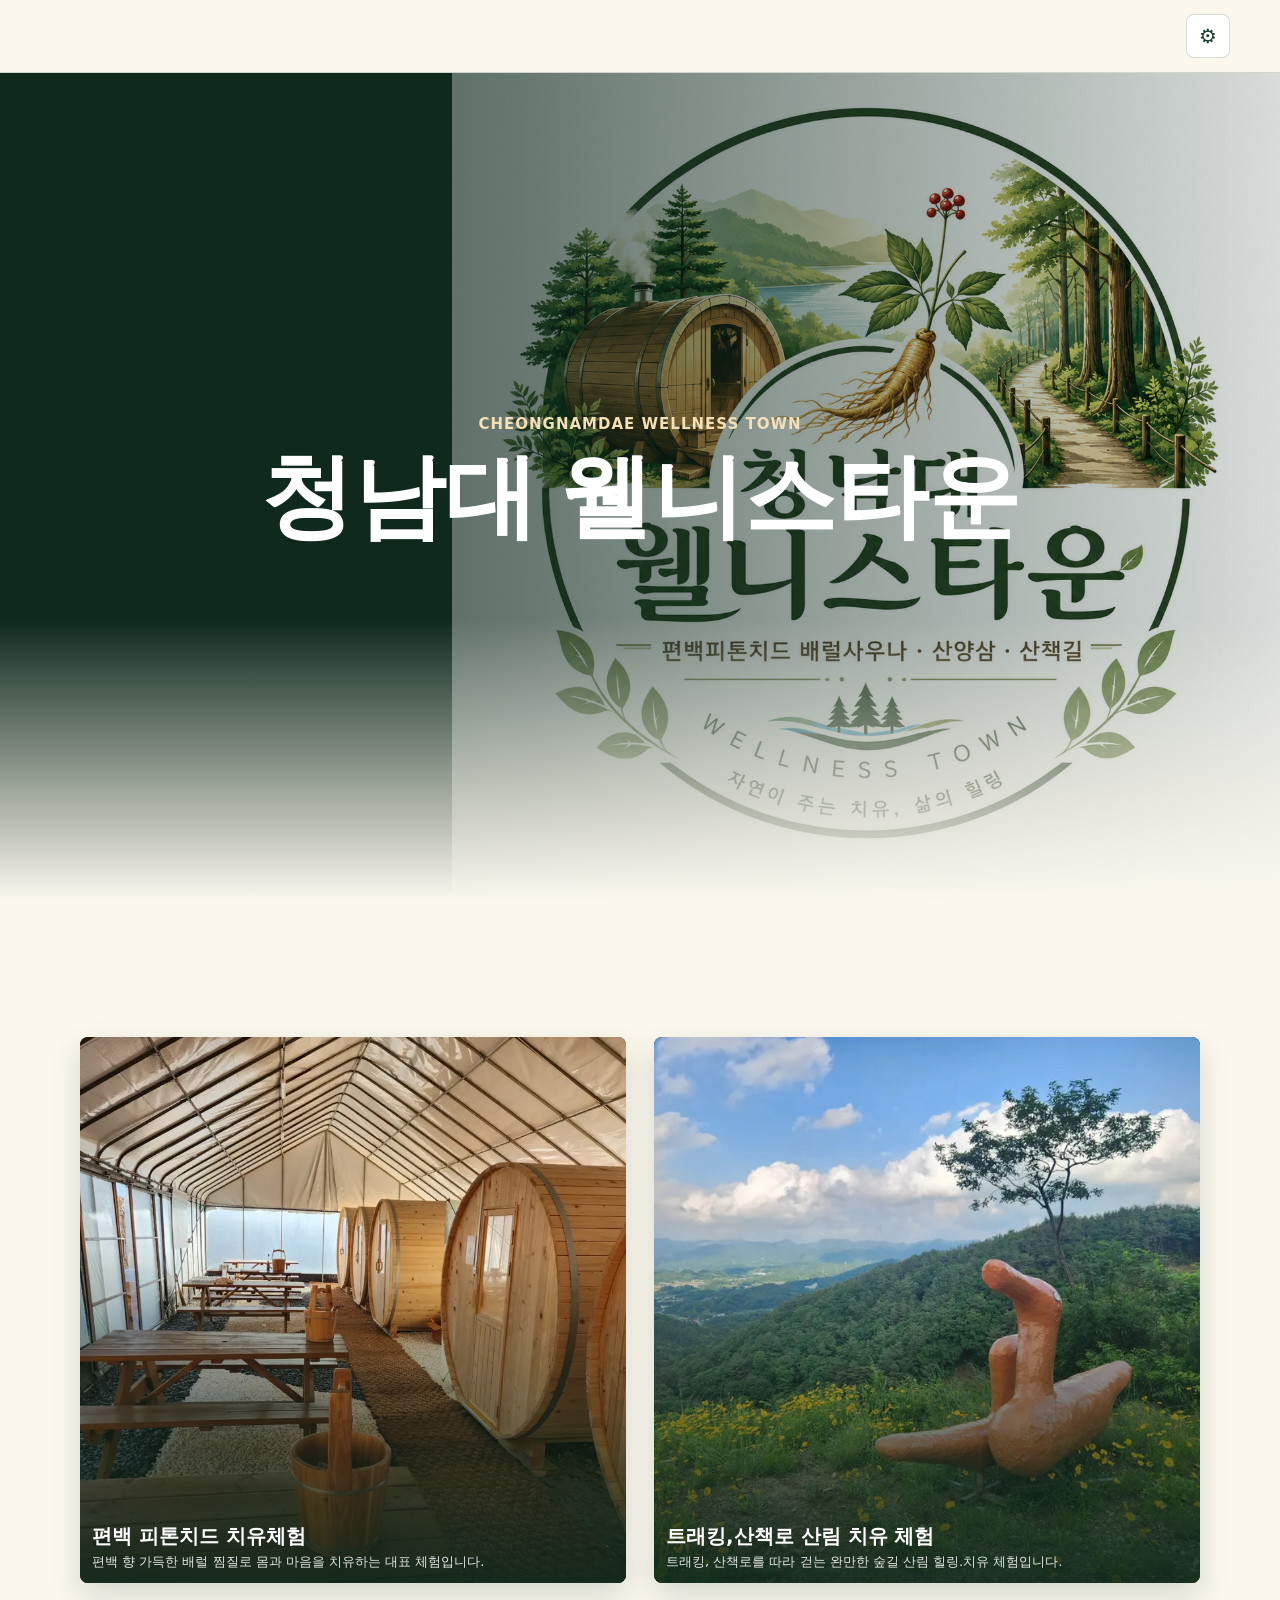
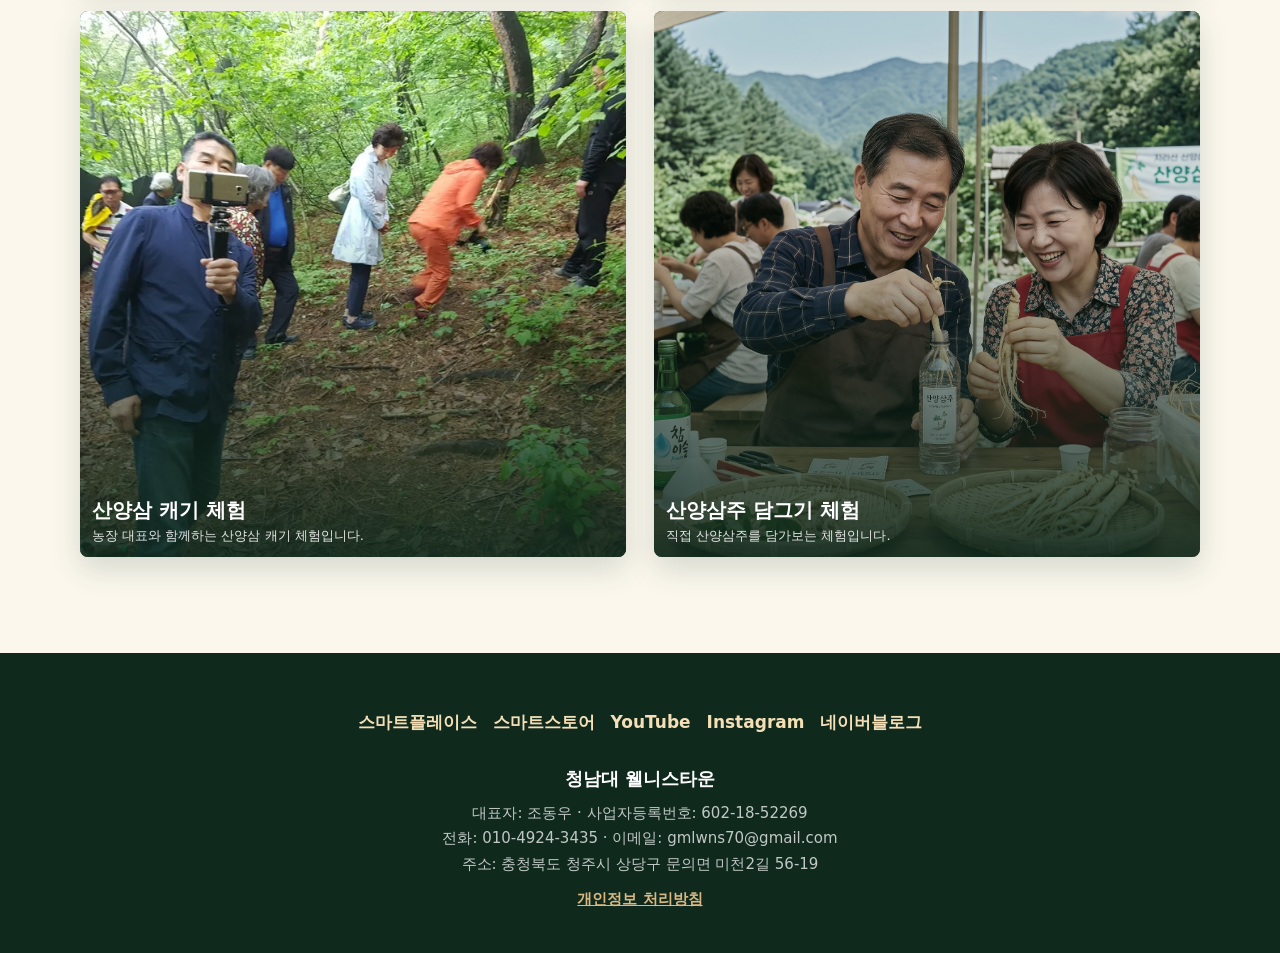
<file: index.html>
<!doctype html>
<html lang="ko">
  <head>
    <meta charset="utf-8">
    <meta name="viewport" content="width=device-width, initial-scale=1">
    <!-- 수정 위치: 실제 배포 주소가 확정되면 canonical, og:url, sitemap.xml의 URL을 바꾸세요. -->
    <title>청남대웰니스타운 | 편백 배럴 찜질 체험</title>
    <meta name="description" content="청남대 웰니스타운은 충청북도 청주시 상당구 문의면에 위치한 편백 배럴 찜질 체험 공간입니다. 운영시간은 매일 09:00~21:00입니다.">
    <meta name="robots" content="index, follow">
    <meta name="build-version" content="20260820-1">
    <link rel="canonical" href="https://gmlwns70-cmd.github.io/cheongnamdae-wellness-town/">
    <meta property="og:type" content="website">
    <meta property="og:title" content="청남대웰니스타운">
    <meta property="og:description" content="편백 향과 배럴 찜질 체험을 소개합니다.">
    <meta property="og:image" content="assets/images/hero-wellness.jpg?v=20260713-4">
    <meta property="og:url" content="https://gmlwns70-cmd.github.io/cheongnamdae-wellness-town/">
    <link rel="icon" type="image/png" href="favicon.png">
    <link rel="preload" as="image" href="assets/images/hero-wellness.jpg?v=20260713-4">
    <link rel="stylesheet" href="assets/css/style.css?v=20260827-11">
    <script type="application/ld+json">
      {
        "@context": "https://schema.org",
        "@type": "LocalBusiness",
        "name": "청남대 웰니스타운",
        "description": "편백 배럴 찜질 체험 공간",
        "telephone": "+82-10-4924-3435",
        "email": "gmlwns70@gmail.com",
        "identifier": "233-88-01155",
        "address": {
          "@type": "PostalAddress",
          "addressCountry": "KR",
          "addressRegion": "충청북도",
          "addressLocality": "청주시 상당구",
          "streetAddress": "문의면 미천리 638-1"
        },
        "openingHours": "Mo-Su 09:00-21:00"
      }
    </script>
  </head>
  <body class="page-home">
    <a class="skip-link" href="#main">본문으로 바로가기</a>

    <!-- 상단 헤더: 시니어 방문객이 헤매지 않도록 메뉴 없이 로고와 관리자 버튼만 둡니다. -->
    <header class="site-header site-header-simple">
      <div class="header-inner">
       
        <!-- ⚙️ 관리자만 아는 편집 버튼: 일반 방문객에게는 평범한 아이콘으로만 보입니다. -->
        <button id="adminToggle" class="admin-toggle" type="button" aria-label="관리자 메뉴" title="관리자 편집 메뉴">
          <span class="admin-icon">⚙️</span>
        </button>
      </div>
    </header>

    <main id="main">
      <!-- 1. 히어로 영역: siteContent.hero 값으로 assets/js/render.js가 채웁니다. -->
      <section class="hero" id="hero" aria-label="청남대웰니스타운 소개"></section>

      <!-- 3. 체험 프로그램 (핵심 섹션, 카드 4개, 아코디언 확장) -->
          <section class="section" id="programs" aria-label="체험 프로그램">
        <div class="container">
          <div class="program-cards" id="program-cards"></div>
        </div>
      </section>
    </main>

    <!-- 7. 하단 문의/채널 섹션 -->
    <footer class="footer footer-v2">
      <div class="footer-inner-v2">
        <nav class="footer-channels" id="footer-channels" aria-label="공식 채널"></nav>
        <div class="footer-business" id="footer-business"></div>
      </div>
    </footer>

    <script src="assets/js/site-content.js?v=20260827-11"></script>
    <script src="assets/js/render.js?v=20260827-11"></script>
    <script src="assets/js/interactions.js?v=20260827-11"></script>
    <script src="assets/js/admin.js?v=20260827-11"></script>
  </body>
</html>
</file>
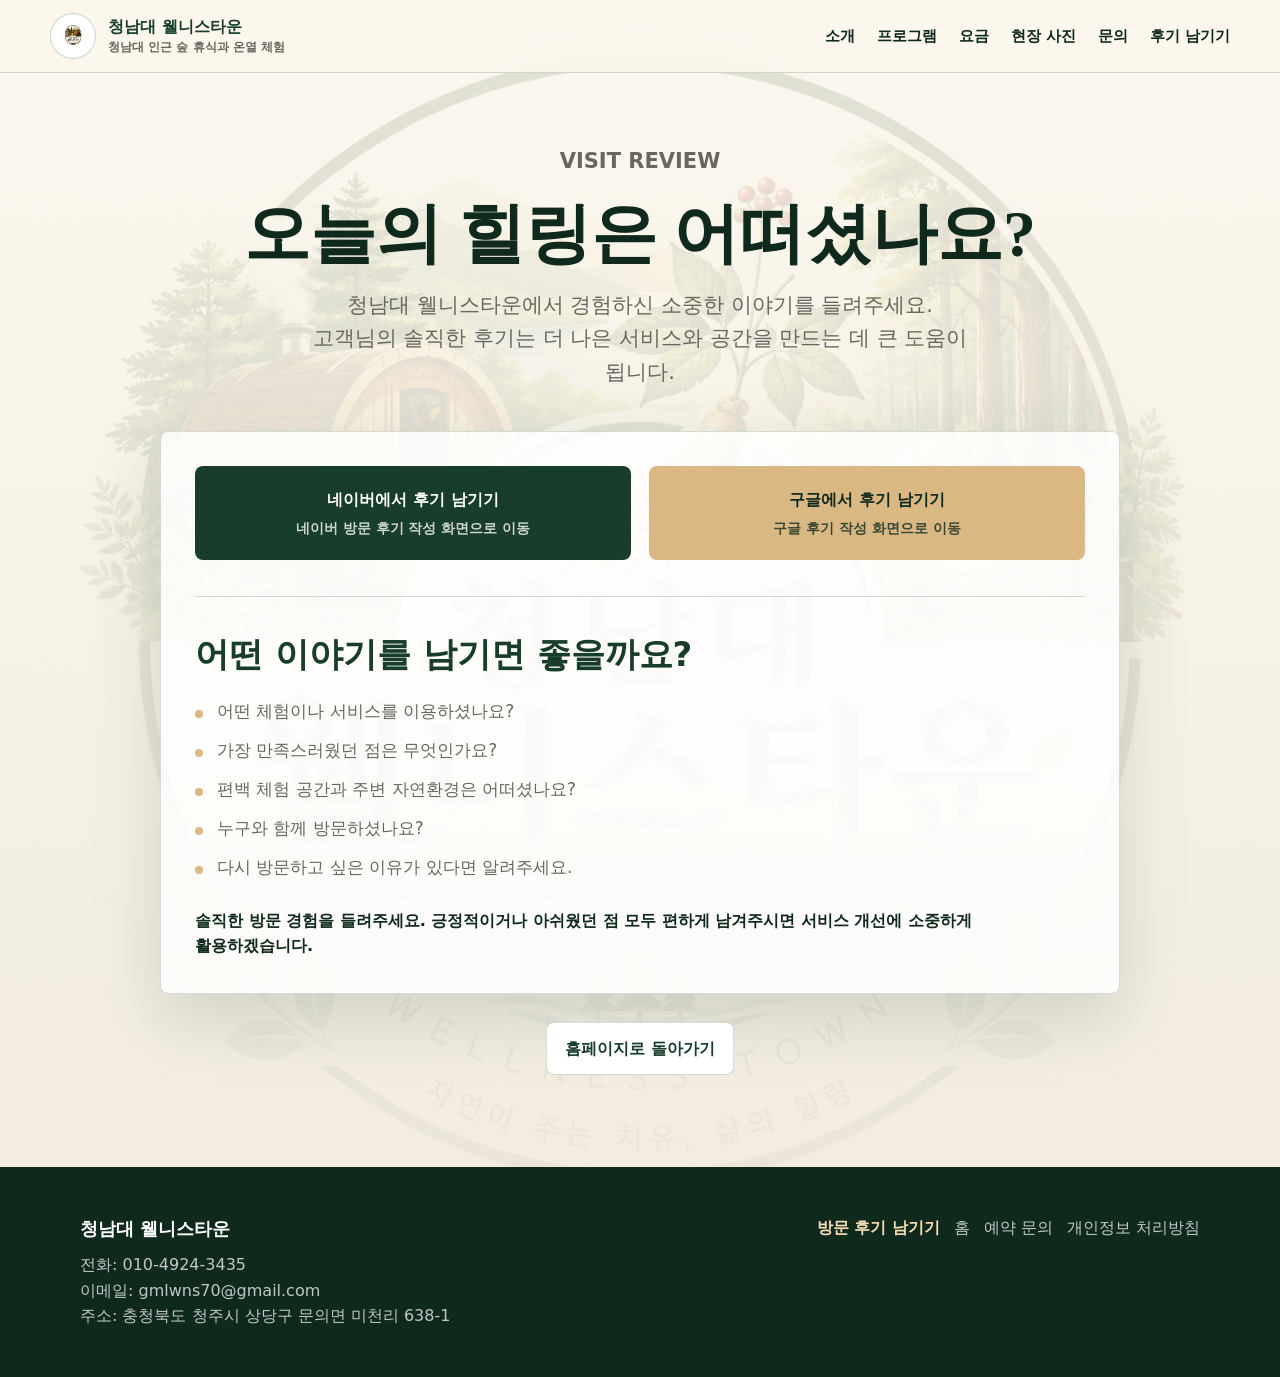
<file: review/index.html>
<!doctype html>
<html lang="ko">
  <head>
    <meta charset="utf-8">
    <meta name="viewport" content="width=device-width, initial-scale=1">
    <title>방문 후기 남기기 | 청남대 웰니스타운</title>
    <meta name="robots" content="noindex, follow">
    <link rel="canonical" href="https://gmlwns70-cmd.github.io/cheongnamdae-wellness-town/review.html">
    <meta http-equiv="refresh" content="0; url=../review.html">
  </head>
  <body>
    <p><a href="../review.html">방문 후기 남기기 페이지로 이동</a></p>
  </body>
</html>
</file>
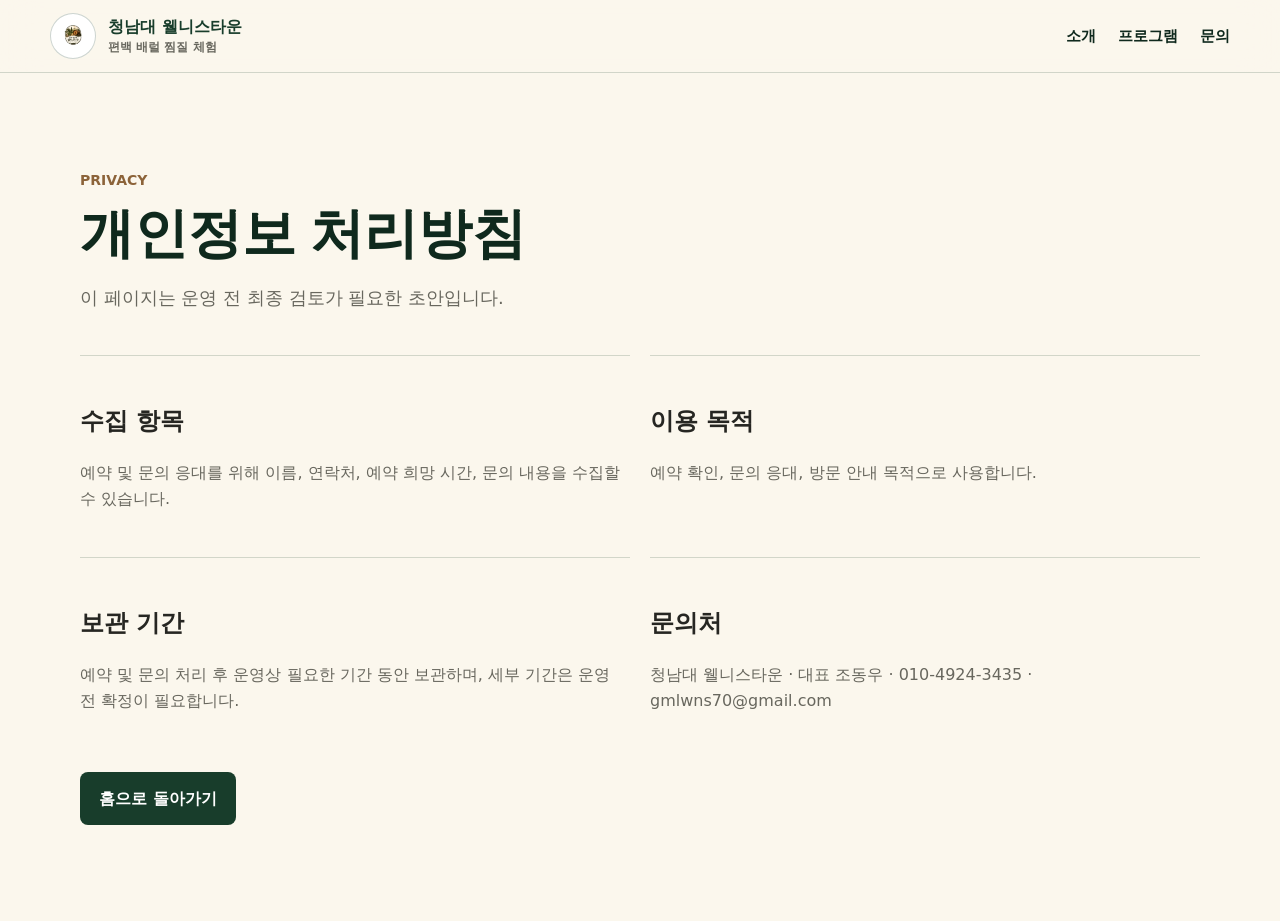
<file: privacy.html>
<!doctype html>
<html lang="ko">
  <head>
    <meta charset="utf-8">
    <meta name="viewport" content="width=device-width, initial-scale=1">
    <title>개인정보 처리방침 | 청남대웰니스타운</title>
    <meta name="robots" content="noindex, follow">
    <link rel="icon" type="image/png" href="favicon.png">
    <link rel="stylesheet" href="assets/css/style.css">
  </head>
  <body>
    <a class="skip-link" href="#main">본문으로 바로가기</a>
    <header class="site-header">
      <div class="header-inner">
        <a class="brand-mark" href="index.html" aria-label="청남대웰니스타운 홈">
          <img src="assets/images/logo.webp" alt="청남대 웰니스타운 로고">
          <span class="brand-copy">
            <span>청남대 웰니스타운</span>
            <small>편백 배럴 찜질 체험</small>
          </span>
        </a>
        <nav class="site-nav" aria-label="주요 메뉴">
          <a href="index.html#experience">소개</a>
          <a href="index.html#program">프로그램</a>
          <a href="index.html#contact">문의</a>
        </nav>
      </div>
    </header>

    <main id="main" class="section">
      <div class="container">
        <p class="section-kicker">PRIVACY</p>
        <h1 class="section-title">개인정보 처리방침</h1>
        <p class="section-lead">이 페이지는 운영 전 최종 검토가 필요한 초안입니다.</p>

        <div class="info-grid">
          <section class="info-item">
            <h2>수집 항목</h2>
            <p>예약 및 문의 응대를 위해 이름, 연락처, 예약 희망 시간, 문의 내용을 수집할 수 있습니다.</p>
          </section>
          <section class="info-item">
            <h2>이용 목적</h2>
            <p>예약 확인, 문의 응대, 방문 안내 목적으로 사용합니다.</p>
          </section>
          <section class="info-item">
            <h2>보관 기간</h2>
            <p>예약 및 문의 처리 후 운영상 필요한 기간 동안 보관하며, 세부 기간은 운영 전 확정이 필요합니다.</p>
          </section>
          <section class="info-item">
            <h2>문의처</h2>
            <p>청남대 웰니스타운 · 대표 조동우 · 010-4924-3435 · gmlwns70@gmail.com</p>
          </section>
        </div>

        <div class="cta-row">
          <a class="button button-dark" href="index.html">홈으로 돌아가기</a>
        </div>
      </div>
    </main>
  </body>
</html>
</file>
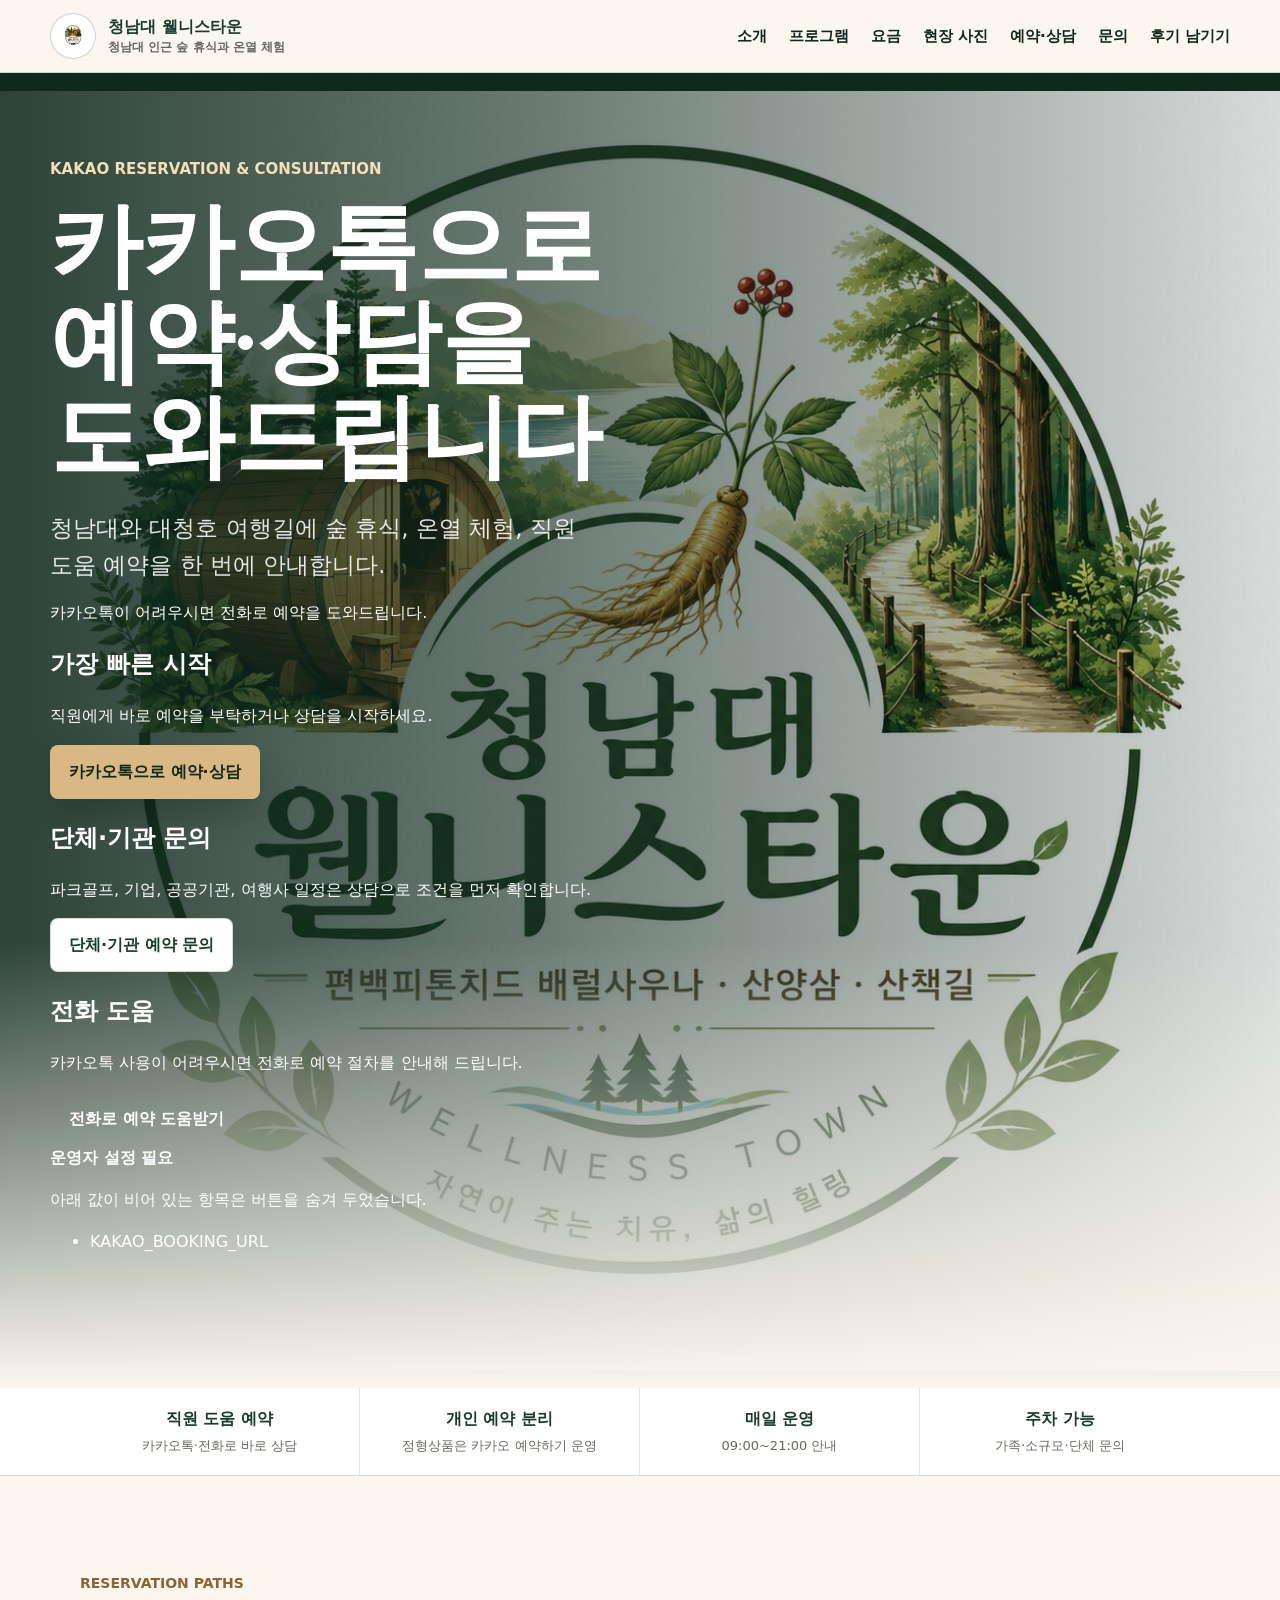
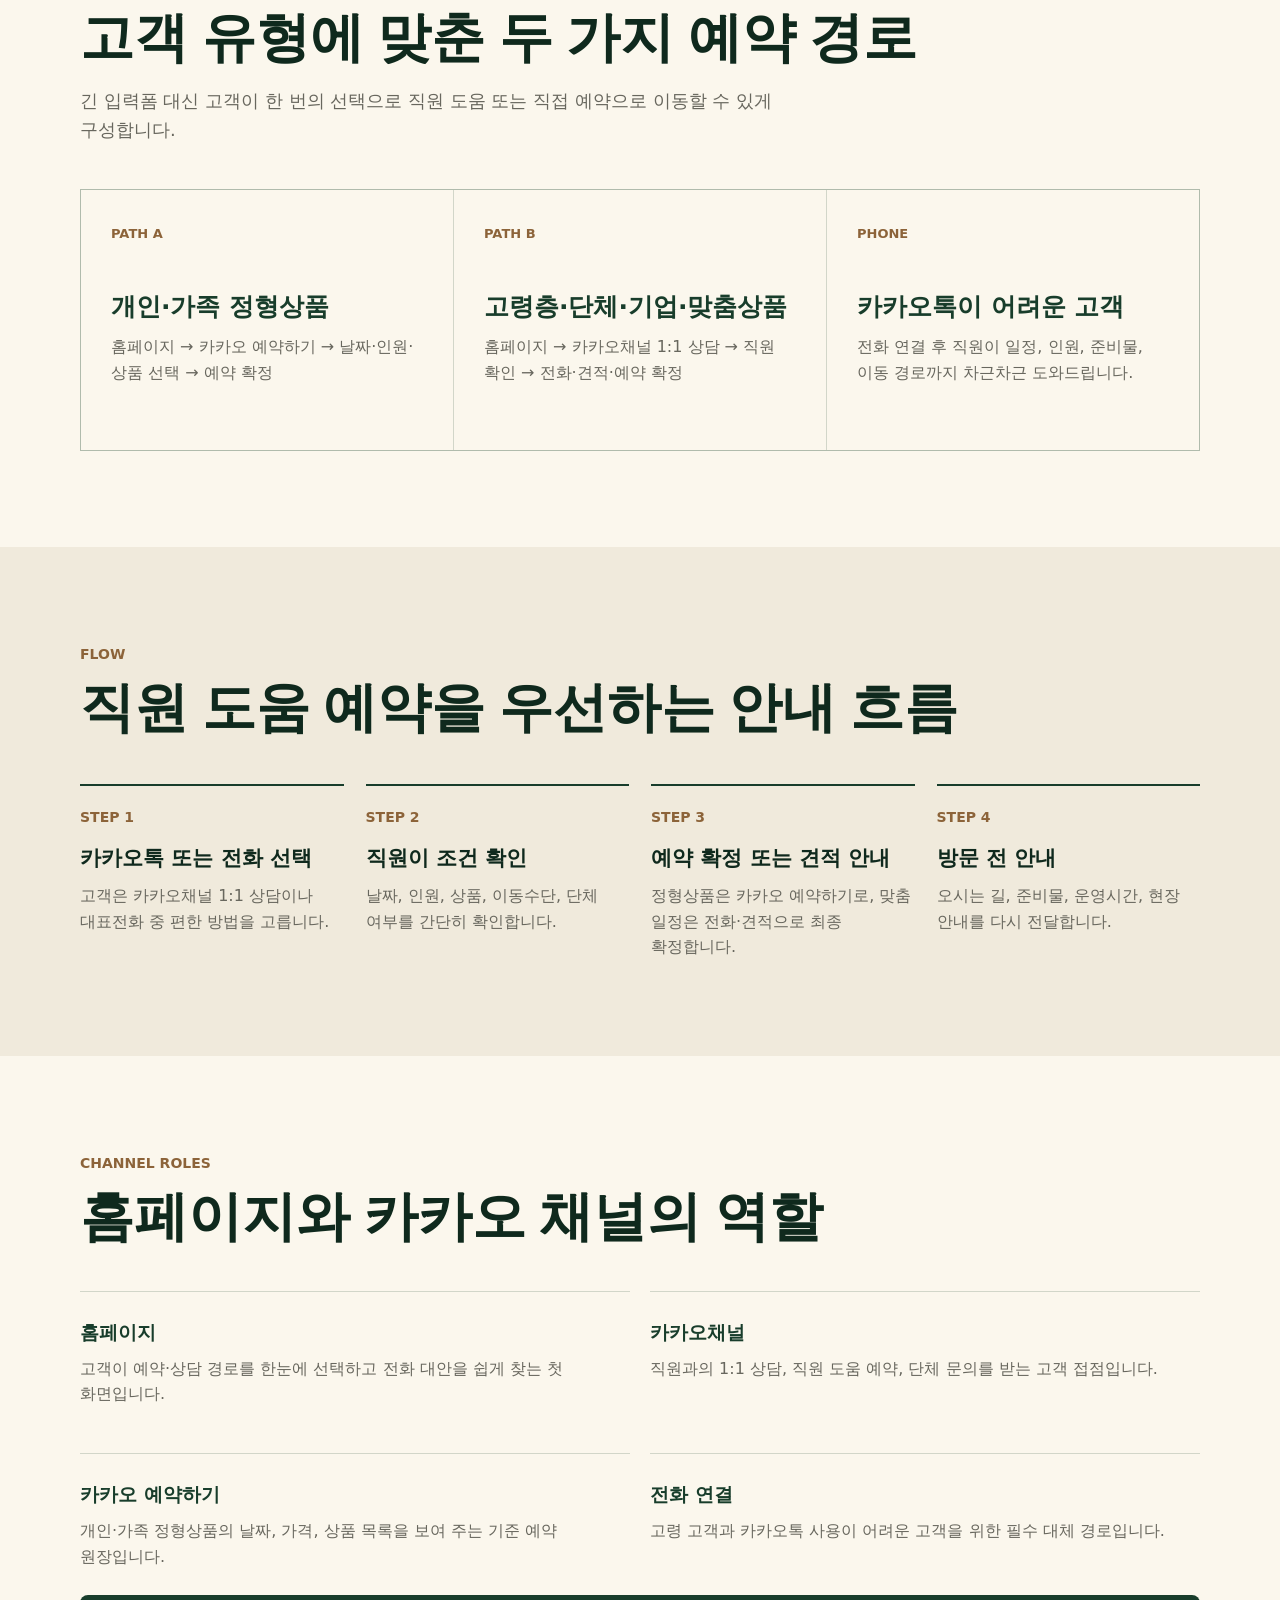
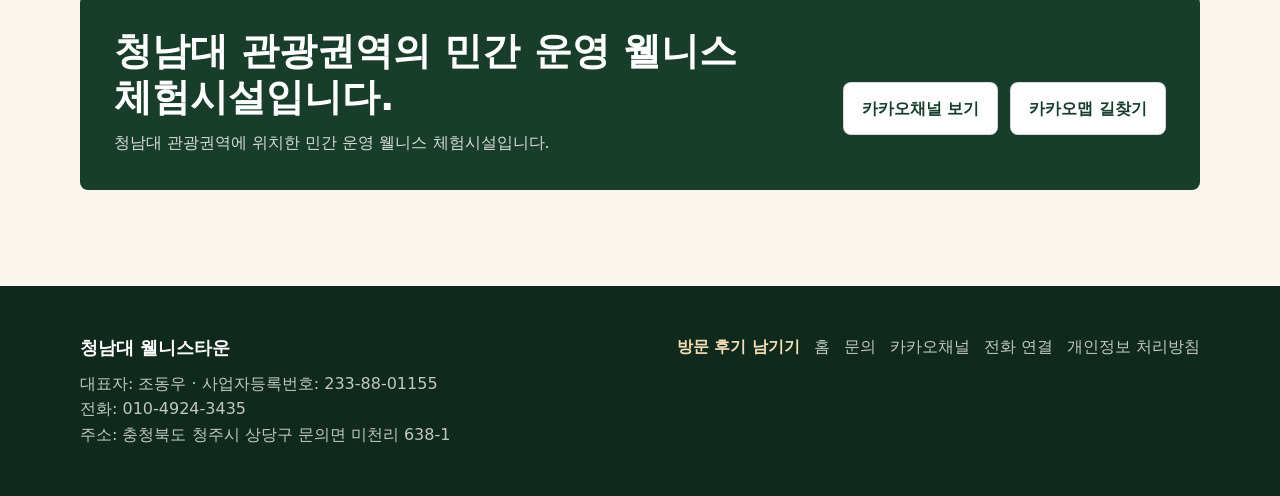
<file: reservation-management.html>
<!doctype html>
<html lang="ko">
  <head>
    <meta charset="utf-8">
    <meta name="viewport" content="width=device-width, initial-scale=1">
    <title>예약·상담 안내 | 청남대웰니스타운</title>
    <meta name="description" content="청남대 웰니스타운의 카카오 기반 예약·상담 흐름을 안내합니다. 개인 예약은 카카오 예약하기, 단체·맞춤 문의는 카카오채널 1:1 상담으로 연결합니다.">
    <meta name="robots" content="index, follow">
    <link rel="canonical" href="https://gmlwns70-cmd.github.io/cheongnamdae-wellness-town/reservation-management.html">
    <meta property="og:type" content="website">
    <meta property="og:title" content="청남대웰니스타운 예약·상담 안내">
    <meta property="og:description" content="카카오톡으로 예약·상담하고, 정형상품은 카카오 예약하기에서 날짜와 가격을 확인하세요.">
    <meta property="og:image" content="assets/images/hero-wellness.jpg?v=20260713-4">
    <link rel="icon" type="image/png" href="favicon.png">
    <link rel="stylesheet" href="assets/css/style.css?v=20260819-2">
  </head>
  <body>
    <a class="skip-link" href="#main">본문으로 바로가기</a>

    <header class="site-header">
      <div class="header-inner">
        <a class="brand-mark" href="index.html" aria-label="청남대웰니스타운 홈">
          <img src="assets/images/logo.webp" alt="청남대 웰니스타운 로고">
          <span class="brand-copy">
            <span data-brand-name>청남대 웰니스타운</span>
            <small data-tagline>청남대 인근 숲 휴식과 온열 체험</small>
          </span>
        </a>
        <button class="nav-toggle" type="button" aria-label="메뉴 열기" aria-expanded="false">
          <span></span>
        </button>
        <nav class="site-nav" aria-label="주요 메뉴">
          <a href="index.html#experience">소개</a>
          <a href="index.html#program">프로그램</a>
          <a href="index.html#pricing">요금</a>
          <a href="index.html#gallery">현장 사진</a>
          <a href="reservation-management.html">예약·상담</a>
          <a href="index.html#contact">문의</a>
        </nav>
      </div>
    </header>

    <main id="main">
      <section class="hero" id="top" aria-label="청남대웰니스타운 예약 및 상담 안내">
        <div class="hero-inner">
          <div class="hero-copy reservation-hero-copy">
            <p class="eyebrow">KAKAO RESERVATION & CONSULTATION</p>
            <h1>카카오톡으로 예약·상담을 도와드립니다</h1>
            <p class="lead">개인·가족 정형상품은 카카오 예약하기로, 단체·기관·맞춤 문의는 카카오채널 1:1 상담으로 빠르게 연결합니다.</p>
            <p class="reservation-action-note" data-assistance-note>카카오톡이 어려우시면 전화로 예약을 도와드립니다.</p>
            <div class="reservation-action-grid" aria-label="예약 및 상담 주요 행동">
              <div class="reservation-action-card" data-action-group-item>
                <h2>가장 빠른 시작</h2>
                <p>직원에게 바로 예약을 부탁하거나 상담을 시작하세요.</p>
                <a class="button button-primary" href="#pending-info" data-link="kakaoChannelChat" data-analytics-event="reservation_kakao_chat_click" data-analytics-location="reservation-page">카카오톡으로 예약·상담</a>
              </div>
              <div class="reservation-action-card" data-action-group-item>
                <h2>개인·가족 정형상품</h2>
                <p>예약 가능한 날짜와 가격을 보고 직접 예약할 수 있는 경로입니다.</p>
                <a class="button button-light" href="#pending-info" data-link="kakaoBooking" data-analytics-event="reservation_kakao_booking_click" data-analytics-location="reservation-page">예약 가능한 날짜·가격 보기</a>
              </div>
              <div class="reservation-action-card" data-action-group-item>
                <h2>단체·기관 문의</h2>
                <p>파크골프, 기업, 공공기관, 여행사 일정은 상담으로 조건을 먼저 확인합니다.</p>
                <a class="button button-light" href="#pending-info" data-link="kakaoGroupInquiry" data-analytics-event="reservation_group_inquiry_click" data-analytics-location="reservation-page">단체·기관 예약 문의</a>
              </div>
              <div class="reservation-action-card" data-action-group-item>
                <h2>전화 도움</h2>
                <p>카카오톡 사용이 어려우시면 전화로 예약 절차를 안내해 드립니다.</p>
                <a class="button button-secondary-dark" href="#pending-info" data-link="phone" data-analytics-event="reservation_phone_click" data-analytics-location="reservation-page">전화로 예약 도움받기</a>
              </div>
            </div>
            <div class="config-alert" data-config-alert hidden></div>
          </div>
        </div>
      </section>

      <section class="section" aria-labelledby="pathways-title">
        <div class="container">
          <p class="section-kicker" data-reveal>RESERVATION PATHS</p>
          <h2 id="pathways-title" class="section-title" data-reveal>고객 유형에 맞춘 두 가지 예약 경로</h2>
          <p class="section-lead" data-reveal>긴 입력폼 대신 고객이 한 번의 선택으로 직원 도움 또는 직접 예약으로 이동할 수 있게 구성합니다.</p>
          <div class="program-grid reservation-path-grid">
            <article class="program-item" data-reveal>
              <span>PATH A</span>
              <h3>개인·가족 정형상품</h3>
              <p>홈페이지 → 카카오 예약하기 → 날짜·인원·상품 선택 → 예약 확정</p>
            </article>
            <article class="program-item" data-reveal>
              <span>PATH B</span>
              <h3>고령층·단체·기업·맞춤상품</h3>
              <p>홈페이지 → 카카오채널 1:1 상담 → 직원 확인 → 전화·견적·예약 확정</p>
            </article>
            <article class="program-item" data-reveal>
              <span>PHONE</span>
              <h3>카카오톡이 어려운 고객</h3>
              <p>전화 연결 후 직원이 일정, 인원, 준비물, 이동 경로까지 차근차근 도와드립니다.</p>
            </article>
          </div>
        </div>
      </section>

      <section class="section section-alt" aria-labelledby="flow-title">
        <div class="container">
          <p class="section-kicker" data-reveal>FLOW</p>
          <h2 id="flow-title" class="section-title" data-reveal>직원 도움 예약을 우선하는 안내 흐름</h2>
          <div class="flow reservation-flow-grid">
            <article class="flow-step" data-reveal>
              <b>STEP 1</b>
              <h3>카카오톡 또는 전화 선택</h3>
              <p>고객은 카카오채널 1:1 상담이나 대표전화 중 편한 방법을 고릅니다.</p>
            </article>
            <article class="flow-step" data-reveal>
              <b>STEP 2</b>
              <h3>직원이 조건 확인</h3>
              <p>날짜, 인원, 상품, 이동수단, 단체 여부를 간단히 확인합니다.</p>
            </article>
            <article class="flow-step" data-reveal>
              <b>STEP 3</b>
              <h3>예약 확정 또는 견적 안내</h3>
              <p>정형상품은 카카오 예약하기로, 맞춤 일정은 전화·견적으로 최종 확정합니다.</p>
            </article>
            <article class="flow-step" data-reveal>
              <b>STEP 4</b>
              <h3>방문 전 안내</h3>
              <p>오시는 길, 준비물, 운영시간, 현장 안내를 다시 전달합니다.</p>
            </article>
          </div>
        </div>
      </section>

      <section class="section" aria-labelledby="roles-title">
        <div class="container">
          <p class="section-kicker" data-reveal>CHANNEL ROLES</p>
          <h2 id="roles-title" class="section-title" data-reveal>홈페이지와 카카오 채널의 역할</h2>
          <div class="info-grid">
            <article class="info-item" data-reveal>
              <h3>홈페이지</h3>
              <p>고객이 예약·상담 경로를 한눈에 선택하고 전화 대안을 쉽게 찾는 첫 화면입니다.</p>
            </article>
            <article class="info-item" data-reveal>
              <h3>카카오채널</h3>
              <p>직원과의 1:1 상담, 직원 도움 예약, 단체 문의를 받는 고객 접점입니다.</p>
            </article>
            <article class="info-item" data-reveal>
              <h3>카카오 예약하기</h3>
              <p>개인·가족 정형상품의 날짜, 가격, 상품 목록을 보여 주는 기준 예약 원장입니다.</p>
            </article>
            <article class="info-item" data-reveal>
              <h3>전화 연결</h3>
              <p>고령 고객과 카카오톡 사용이 어려운 고객을 위한 필수 대체 경로입니다.</p>
            </article>
          </div>
          <div class="notice-band reservation-notice-band" data-reveal>
            <div>
              <h2>청남대 관광권역의 민간 운영 웰니스 체험시설입니다.</h2>
              <p data-operator-notice>청남대 관광권역에 위치한 민간 운영 웰니스 체험시설입니다.</p>
            </div>
            <div class="cta-row">
              <a class="button button-light" href="#pending-info" data-link="kakaoChannel" aria-label="카카오채널 홈 보기">카카오채널 보기</a>
              <a class="button button-light" href="#pending-info" data-link="kakaoMap" aria-label="카카오맵에서 위치 보기">카카오맵 길찾기</a>
            </div>
          </div>
        </div>
      </section>
    </main>

    <footer class="footer" id="pending-info">
      <div class="footer-inner">
        <div>
          <strong data-company-name>청남대 웰니스타운</strong>
          <p>대표자: <span data-owner>조동우</span> · 사업자등록번호: <span data-business-number>233-88-01155</span></p>
          <p>전화: <span data-phone-text>010-4924-3435</span></p>
          <p>주소: <span data-address>충청북도 청주시 상당구 문의면 미천리 638-1</span></p>
        </div>
        <div class="footer-links" aria-label="외부 링크">
          <a href="index.html">홈</a>
          <a href="index.html#contact">문의</a>
          <a href="#pending-info" data-link="kakaoChannel">카카오채널</a>
          <a href="#pending-info" data-link="kakaoBooking">카카오 예약하기</a>
          <a href="#pending-info" data-link="phone">전화 연결</a>
          <a href="privacy.html">개인정보 처리방침</a>
        </div>
      </div>
    </footer>

    <script src="assets/js/config.js?v=20260819-2"></script>
    <script src="assets/js/script.js?v=20260819-2"></script>
  </body>
</html>
</file>
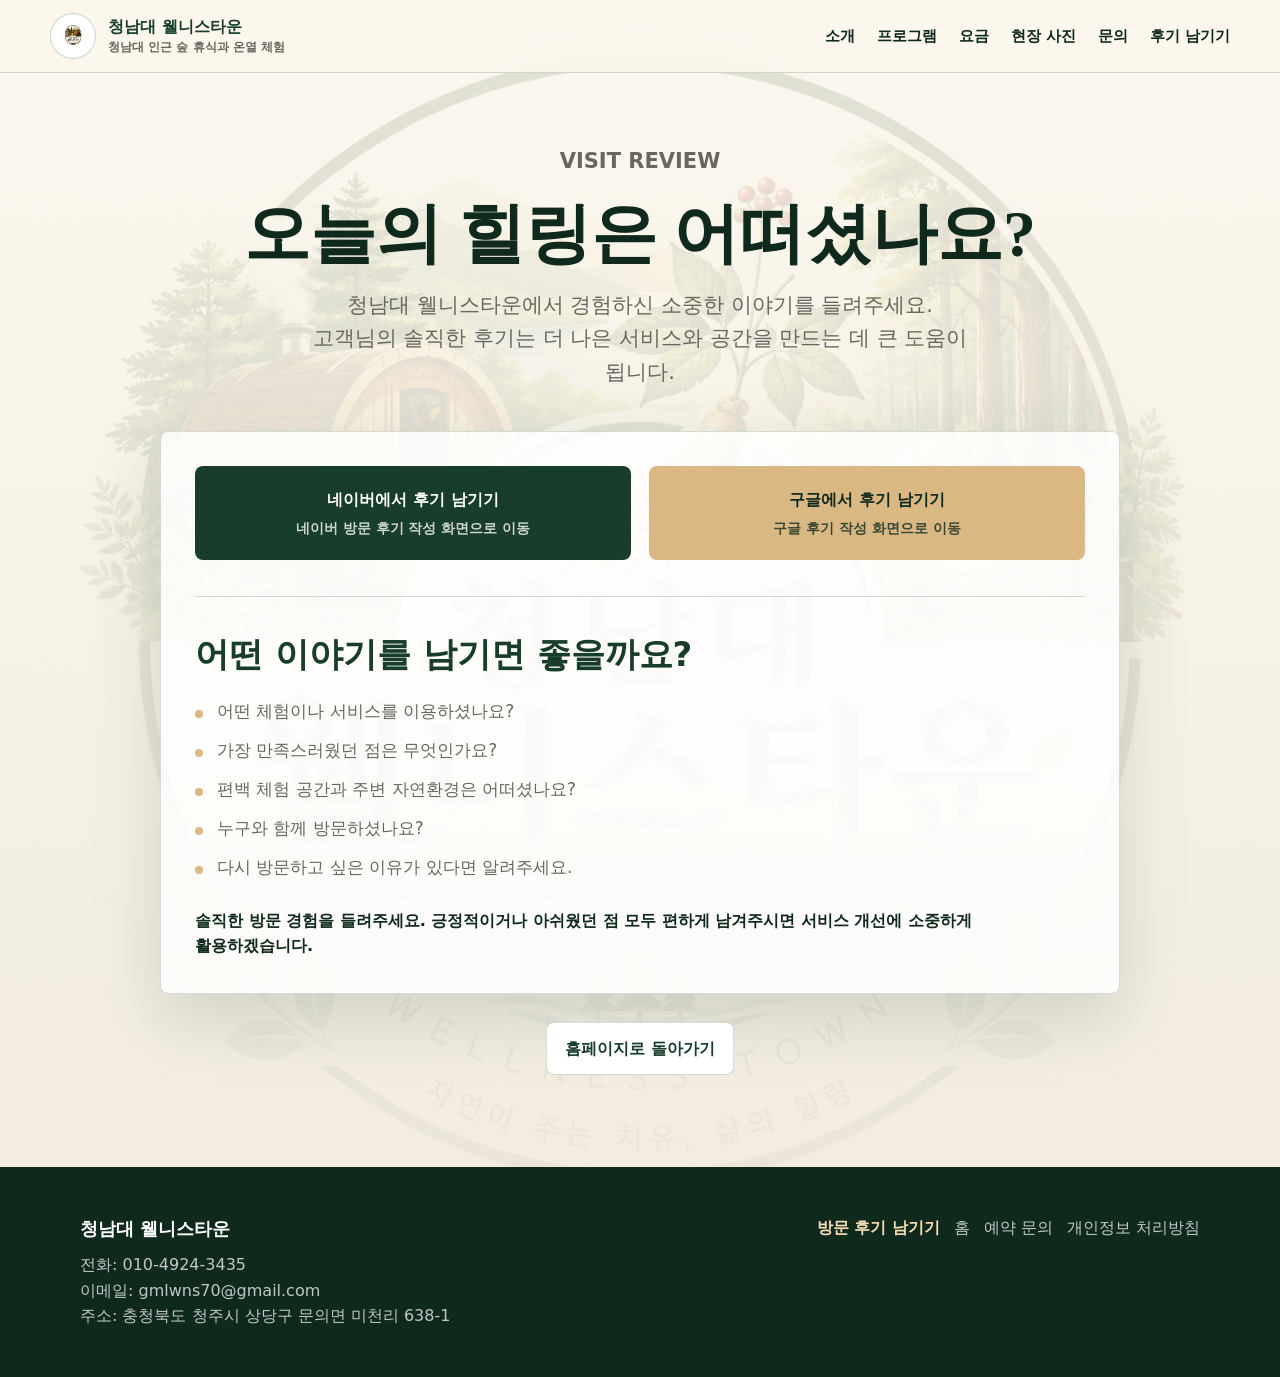
<file: review.html>
<!doctype html>
<html lang="ko">
  <head>
    <meta charset="utf-8">
    <meta name="viewport" content="width=device-width, initial-scale=1">
    <title>방문 후기 남기기 | 청남대 웰니스타운</title>
    <meta name="description" content="청남대 웰니스타운 방문 경험을 네이버 또는 구글에서 간편하게 공유해 주세요.">
    <meta name="robots" content="index, follow">
    <link rel="canonical" href="https://gmlwns70-cmd.github.io/cheongnamdae-wellness-town/review.html">
    <meta property="og:type" content="website">
    <meta property="og:title" content="방문 후기 남기기 | 청남대 웰니스타운">
    <meta property="og:description" content="청남대 웰니스타운 방문 경험을 네이버 또는 구글에서 간편하게 공유해 주세요.">
    <meta property="og:image" content="https://gmlwns70-cmd.github.io/cheongnamdae-wellness-town/assets/images/hero-wellness.jpg?v=20260713-4">
    <meta property="og:url" content="https://gmlwns70-cmd.github.io/cheongnamdae-wellness-town/review.html">
    <link rel="icon" type="image/png" href="favicon.png">
    <link rel="stylesheet" href="assets/css/style.css">
    <style>
      body.review-page {
        min-height: 100svh;
        background:
          linear-gradient(180deg, rgba(251, 247, 237, 0.88), rgba(240, 234, 220, 0.98)),
          url("assets/images/hero-wellness.jpg?v=20260713-4") center top / cover no-repeat fixed;
      }

      .review-main {
        min-height: calc(100svh - var(--header-height));
        padding: 72px 0 92px;
      }

      .review-wrap {
        width: min(960px, calc(100% - 32px));
        margin: 0 auto;
      }

      .review-hero {
        display: grid;
        gap: 18px;
        text-align: center;
      }

      .review-hero h1 {
        margin: 0;
        color: var(--forest-deep);
        font-family: "Noto Serif KR", "Apple SD Gothic Neo", serif;
        font-size: clamp(38px, 7vw, 66px);
        line-height: 1.12;
        letter-spacing: 0;
      }

      .review-hero p {
        max-width: 720px;
        margin: 0 auto;
        color: var(--muted);
        font-size: clamp(17px, 2.4vw, 21px);
      }

      .review-choice-panel {
        margin-top: 42px;
        padding: 34px;
        border: 1px solid var(--line);
        border-radius: var(--radius);
        background: rgba(255, 255, 255, 0.82);
        box-shadow: 0 24px 70px rgba(24, 61, 43, 0.16);
      }

      .review-buttons {
        display: grid;
        grid-template-columns: repeat(2, 1fr);
        gap: 18px;
      }

      .review-button {
        min-height: 86px;
        display: grid;
        align-content: center;
        gap: 4px;
        padding: 20px;
        border-radius: var(--radius);
        border: 1px solid transparent;
        font-weight: 900;
        text-align: center;
        transition: transform 180ms ease, box-shadow 180ms ease, background 180ms ease;
      }

      .review-button:hover,
      .review-button:focus-visible {
        transform: translateY(-2px);
        box-shadow: 0 16px 34px rgba(24, 61, 43, 0.16);
      }

      .review-button small {
        color: inherit;
        font-size: 14px;
        font-weight: 700;
        opacity: 0.78;
      }

      .review-button-naver {
        background: #183d2b;
        color: var(--white);
      }

      .review-button-google {
        background: var(--hinoki);
        color: var(--forest-deep);
      }

      .review-status {
        display: none;
        margin: 22px 0 0;
        padding: 16px 18px;
        border-left: 4px solid var(--hinoki);
        border-radius: var(--radius);
        background: rgba(217, 184, 131, 0.18);
        color: var(--forest-deep);
        font-weight: 800;
      }

      .review-status.is-visible {
        display: block;
      }

      .review-guide {
        margin-top: 36px;
        padding-top: 30px;
        border-top: 1px solid var(--line);
      }

      .review-guide h2 {
        margin: 0 0 16px;
        color: var(--forest);
        font-size: clamp(24px, 4vw, 34px);
      }

      .review-guide ul {
        margin: 0;
        padding: 0;
        list-style: none;
        display: grid;
        gap: 12px;
      }

      .review-guide li {
        position: relative;
        padding-left: 22px;
        color: var(--muted);
        font-size: 17px;
      }

      .review-guide li::before {
        content: "";
        position: absolute;
        left: 0;
        top: 0.7em;
        width: 8px;
        height: 8px;
        border-radius: 50%;
        background: var(--hinoki);
      }

      .review-note {
        margin: 26px 0 0;
        color: var(--forest-deep);
        font-weight: 800;
      }

      .review-back {
        margin-top: 28px;
        text-align: center;
      }

      @media (max-width: 640px) {
        .review-main {
          padding: 48px 0 82px;
        }

        .review-choice-panel {
          padding: 22px;
        }

        .review-buttons {
          grid-template-columns: 1fr;
          gap: 14px;
        }

        .review-button {
          min-height: 76px;
          font-size: 17px;
        }
      }
    </style>
  </head>
  <body class="review-page">
    <a class="skip-link" href="#main">본문으로 바로가기</a>

    <!-- 상단 메뉴: 홈페이지와 같은 브랜드 헤더를 사용합니다. -->
    <header class="site-header">
      <div class="header-inner">
        <a class="brand-mark" href="index.html" aria-label="청남대웰니스타운 홈으로 이동">
          <img src="assets/images/logo.webp" alt="청남대 웰니스타운 로고">
          <span class="brand-copy">
            <span data-brand-name>청남대 웰니스타운</span>
            <small data-tagline>편백 향이 머무는 힐링 공간</small>
          </span>
        </a>
        <button class="nav-toggle" type="button" aria-label="메뉴 열기" aria-expanded="false">
          <span></span>
        </button>
        <nav class="site-nav" aria-label="주요 메뉴">
          <a href="index.html#experience">소개</a>
          <a href="index.html#program">프로그램</a>
          <a href="index.html#pricing">요금</a>
          <a href="index.html#gallery">현장 사진</a>
          <a href="index.html#contact">문의</a>
        </nav>
      </div>
    </header>

    <main id="main" class="review-main">
      <div class="review-wrap">
        <!-- 후기 페이지 핵심 안내: 수정 위치 - 문구 변경 시 솔직한 후기 안내 원칙을 유지하세요. -->
        <section class="review-hero" aria-labelledby="review-title">
          <p class="section-kicker">VISIT REVIEW</p>
          <h1 id="review-title">오늘의 힐링은 어떠셨나요?</h1>
          <p>청남대 웰니스타운에서 경험하신 소중한 이야기를 들려주세요.<br>고객님의 솔직한 후기는 더 나은 서비스와 공간을 만드는 데 큰 도움이 됩니다.</p>
        </section>

        <!-- 후기 플랫폼 선택: 링크는 assets/js/config.js의 NAVER_REVIEW_URL, GOOGLE_REVIEW_URL에서 관리합니다. -->
        <section class="review-choice-panel" aria-label="후기 작성 플랫폼 선택">
          <div class="review-buttons">
            <a class="review-button review-button-naver" href="#review-link-needed" data-review-platform="naver" aria-label="네이버에서 청남대 웰니스타운 후기 남기기">
              네이버에서 후기 남기기
              <small>네이버 방문 후기 작성 화면으로 이동</small>
            </a>
            <a class="review-button review-button-google" href="#review-link-needed" data-review-platform="google" aria-label="구글에서 청남대 웰니스타운 후기 남기기">
              구글에서 후기 남기기
              <small>구글 후기 작성 화면으로 이동</small>
            </a>
          </div>
          <p id="review-link-needed" class="review-status" role="status" aria-live="polite">관리자 안내: 후기 작성 링크가 아직 등록되지 않았습니다. assets/js/config.js에서 NAVER_REVIEW_URL 또는 GOOGLE_REVIEW_URL 값을 입력해 주세요.</p>

          <div class="review-guide">
            <h2>어떤 이야기를 남기면 좋을까요?</h2>
            <ul>
              <li>어떤 체험이나 서비스를 이용하셨나요?</li>
              <li>가장 만족스러웠던 점은 무엇인가요?</li>
              <li>편백 체험 공간과 주변 자연환경은 어떠셨나요?</li>
              <li>누구와 함께 방문하셨나요?</li>
              <li>다시 방문하고 싶은 이유가 있다면 알려주세요.</li>
            </ul>
            <p class="review-note">솔직한 방문 경험을 들려주세요. 긍정적이거나 아쉬웠던 점 모두 편하게 남겨주시면 서비스 개선에 소중하게 활용하겠습니다.</p>
          </div>
        </section>

        <div class="review-back">
          <a class="button button-light" href="index.html">홈페이지로 돌아가기</a>
        </div>
      </div>
    </main>

    <!-- 하단 정보: 개인정보 입력 폼 없이 외부 후기 작성 화면으로만 안내합니다. -->
    <footer class="footer">
      <div class="footer-inner">
        <div>
          <strong data-company-name>청남대 웰니스타운</strong>
          <p>전화: <span data-phone-text>010-4924-3435</span></p>
          <p>이메일: <span data-email-text>gmlwns70@gmail.com</span></p>
          <p>주소: <span data-address>충청북도 청주시 상당구 문의면 미천리 638-1</span></p>
        </div>
        <div class="footer-links" aria-label="하단 링크">
          <a href="index.html">홈</a>
          <a href="index.html#contact">예약 문의</a>
          <a href="privacy.html">개인정보 처리방침</a>
        </div>
      </div>
    </footer>

    <script src="assets/js/config.js?v=20260724-review"></script>
    <script src="assets/js/script.js?v=20260715-5"></script>
    <script>
      document.addEventListener("DOMContentLoaded", function () {
        const config = window.SITE_CONFIG || {};
        const links = config.links || {};
        const reviewLinks = {
          naver: links.naverReview || window.NAVER_REVIEW_URL || "",
          google: links.googleReview || window.GOOGLE_REVIEW_URL || ""
        };
        const status = document.querySelector(".review-status");

        document.querySelectorAll("[data-review-platform]").forEach(function (button) {
          const platform = button.getAttribute("data-review-platform");
          const url = reviewLinks[platform];

          if (url) {
            button.href = url;
            button.target = "_blank";
            button.rel = "noopener noreferrer";
            return;
          }

          button.addEventListener("click", function (event) {
            event.preventDefault();
            if (!status) return;
            status.classList.add("is-visible");
            status.focus?.();
          });
        });
      });
    </script>
  </body>
</html>
</file>
<file: assets/css/style.css>
:root {
  --forest: #183d2b;
  --forest-deep: #0f291d;
  --leaf: #58785a;
  --hinoki: #d9b883;
  --wood: #8c6339;
  --paper: #fbf7ed;
  --mist: #f0eadc;
  --white: #ffffff;
  --ink: #262622;
  --muted: #68675e;
  --line: rgba(24, 61, 43, 0.18);
  --shadow: 0 24px 70px rgba(24, 61, 43, 0.18);
  --radius: 8px;
  --header-height: 72px;
}

* {
  box-sizing: border-box;
}

html {
  scroll-behavior: smooth;
}

body {
  margin: 0;
  color: var(--ink);
  background: var(--paper);
  font-family: "Pretendard", "Noto Sans KR", "Apple SD Gothic Neo", system-ui, sans-serif;
  line-height: 1.6;
  word-break: keep-all;
}

img {
  display: block;
  max-width: 100%;
}

a {
  color: inherit;
  text-decoration: none;
}

button {
  font: inherit;
}

.skip-link {
  position: fixed;
  left: 16px;
  top: 12px;
  z-index: 100;
  transform: translateY(-140%);
  background: var(--forest);
  color: var(--white);
  padding: 10px 14px;
  border-radius: var(--radius);
}

.skip-link:focus {
  transform: translateY(0);
}

.site-header {
  position: sticky;
  top: 0;
  z-index: 50;
  min-height: var(--header-height);
  background: rgba(251, 247, 237, 0.9);
  border-bottom: 1px solid var(--line);
  backdrop-filter: blur(18px);
}

.header-inner {
  width: min(1180px, calc(100% - 32px));
  min-height: var(--header-height);
  margin: 0 auto;
  display: flex;
  align-items: center;
  justify-content: space-between;
  gap: 20px;
}

.brand-mark {
  display: flex;
  align-items: center;
  gap: 12px;
  min-width: 0;
  font-weight: 800;
  color: var(--forest);
}

.brand-mark img {
  width: 46px;
  height: 46px;
  border-radius: 50%;
  object-fit: contain;
  background: var(--white);
  border: 1px solid rgba(24, 61, 43, 0.22);
}

.brand-copy {
  display: grid;
  line-height: 1.2;
}

.brand-copy small {
  margin-top: 4px;
  color: var(--muted);
  font-size: 12px;
  font-weight: 600;
}

.site-nav {
  display: flex;
  align-items: center;
  gap: 22px;
  color: var(--forest-deep);
  font-size: 15px;
  font-weight: 700;
}

.site-nav a {
  padding: 8px 0;
}

.nav-toggle {
  display: none;
  width: 44px;
  height: 44px;
  border: 1px solid var(--line);
  border-radius: var(--radius);
  background: var(--white);
  color: var(--forest);
}

.nav-toggle span,
.nav-toggle::before,
.nav-toggle::after {
  content: "";
  display: block;
  width: 20px;
  height: 2px;
  margin: 5px auto;
  background: currentColor;
  border-radius: 999px;
}

/* 관리자 메뉴 버튼 */
.admin-toggle {
  width: 44px;
  height: 44px;
  border: 1px solid var(--line);
  border-radius: var(--radius);
  background: var(--white);
  color: var(--forest);
  cursor: pointer;
  display: flex;
  align-items: center;
  justify-content: center;
  font-size: 20px;
  transition: background 180ms ease, border-color 180ms ease;
}

.admin-toggle:hover {
  background: var(--mist);
  border-color: var(--forest);
}

/* 관리자 메뉴 */
.admin-menu {
  position: fixed;
  right: -100%;
  top: var(--header-height);
  width: 100%;
  max-width: 380px;
  height: calc(100vh - var(--header-height));
  background: var(--white);
  border-left: 1px solid var(--line);
  box-shadow: -24px 0 70px rgba(24, 61, 43, 0.18);
  overflow-y: auto;
  transition: right 300ms ease;
  z-index: 49;
}

.admin-menu.is-open {
  right: 0;
}

.admin-menu-inner {
  display: flex;
  flex-direction: column;
  height: 100%;
}

.admin-menu-header {
  padding: 24px;
  border-bottom: 1px solid var(--line);
  display: flex;
  justify-content: space-between;
  align-items: center;
  gap: 16px;
  flex-shrink: 0;
}

.admin-menu-header h2 {
  margin: 0;
  font-size: 18px;
  color: var(--forest);
  font-weight: 800;
}

.admin-close {
  width: 32px;
  height: 32px;
  border: 1px solid var(--line);
  border-radius: var(--radius);
  background: var(--white);
  color: var(--forest);
  cursor: pointer;
  font-size: 20px;
  display: flex;
  align-items: center;
  justify-content: center;
  transition: background 180ms ease;
}

.admin-close:hover {
  background: var(--mist);
}

.admin-menu-content {
  flex: 1;
  overflow-y: auto;
  padding: 16px 0;
}

.admin-section {
  border-bottom: 1px solid var(--mist);
  padding: 16px;
}

.admin-section h3 {
  margin: 0 0 12px;
  font-size: 14px;
  font-weight: 800;
  color: var(--forest-deep);
  text-transform: uppercase;
  letter-spacing: 0.5px;
}

.admin-list {
  list-style: none;
  margin: 0;
  padding: 0;
  display: flex;
  flex-direction: column;
  gap: 8px;
}

.admin-link {
  display: block;
  padding: 10px 12px;
  border-radius: var(--radius);
  color: var(--forest);
  font-size: 14px;
  font-weight: 600;
  background: rgba(217, 184, 131, 0.12);
  transition: background 180ms ease, color 180ms ease;
}

.admin-link:hover {
  background: var(--hinoki);
  color: var(--forest-deep);
}

.hero {
  min-height: calc(100svh - var(--header-height));
  display: grid;
  align-items: stretch;
  position: relative;
  overflow: hidden;
  background:
    linear-gradient(90deg, rgba(15, 41, 29, 0.88), rgba(15, 41, 29, 0.62) 42%, rgba(15, 41, 29, 0.16)),
    url("../images/hero-wellness.jpg?v=20260713-4") right center / contain no-repeat,
    var(--forest-deep);
}

.hero::after {
  content: "";
  position: absolute;
  inset: auto 0 0;
  height: 34%;
  background: linear-gradient(0deg, var(--paper), rgba(251, 247, 237, 0));
  pointer-events: none;
}

.hero-inner {
  width: min(1180px, calc(100% - 32px));
  margin: 0 auto;
  padding: 84px 0 118px;
  position: relative;
  z-index: 1;
  display: grid;
  align-content: center;
}

.hero-copy {
  max-width: 650px;
  color: var(--white);
  animation: rise-in 760ms ease both;
}

.eyebrow {
  margin: 0 0 18px;
  color: #f5dfb6;
  font-size: 15px;
  font-weight: 800;
}

.hero h1 {
  margin: 0;
  font-family: "Noto Serif KR", "Apple SD Gothic Neo", serif;
  font-size: clamp(46px, 8vw, 92px);
  line-height: 1.04;
  letter-spacing: 0;
}

.hero .lead {
  max-width: 560px;
  margin: 24px 0 0;
  color: rgba(255, 255, 255, 0.88);
  font-size: clamp(18px, 2.4vw, 23px);
}

.hero-actions,
.cta-row {
  display: flex;
  flex-wrap: wrap;
  gap: 12px;
  margin-top: 32px;
}

.button {
  display: inline-flex;
  min-height: 48px;
  align-items: center;
  justify-content: center;
  gap: 8px;
  border-radius: var(--radius);
  padding: 13px 18px;
  border: 1px solid transparent;
  font-weight: 800;
  transition: transform 180ms ease, box-shadow 180ms ease, background 180ms ease;
}

.button:hover {
  transform: translateY(-2px);
}

.button-primary {
  background: var(--hinoki);
  color: var(--forest-deep);
  box-shadow: 0 14px 34px rgba(0, 0, 0, 0.22);
}

.button-secondary {
  background: rgba(255, 255, 255, 0.12);
  color: var(--white);
  border-color: rgba(255, 255, 255, 0.42);
}

.button-dark {
  background: var(--forest);
  color: var(--white);
}

.button-light {
  background: var(--white);
  color: var(--forest);
  border-color: var(--line);
}

.button.is-disabled {
  opacity: 0.72;
  cursor: not-allowed;
}

.hero-note {
  margin-top: 18px;
  color: rgba(255, 255, 255, 0.78);
  font-size: 14px;
}

.event-promo {
  padding: 34px 0;
  background:
    radial-gradient(circle at 12% 20%, rgba(217, 184, 131, 0.24), transparent 32%),
    linear-gradient(135deg, #10271d, #1d4630 54%, #8c6339);
  color: var(--white);
}

.event-promo-inner {
  width: min(1120px, calc(100% - 32px));
  margin: 0 auto;
  padding: 34px;
  border: 1px solid rgba(245, 223, 182, 0.38);
  border-radius: var(--radius);
  background: rgba(15, 41, 29, 0.5);
  box-shadow: 0 24px 70px rgba(15, 41, 29, 0.28);
}

.event-promo-copy {
  display: grid;
  align-content: center;
  min-width: 0;
}

.event-eyebrow {
  margin: 0 0 14px;
  color: #f5dfb6;
  font-size: 13px;
  font-weight: 900;
}

.event-promo h2 {
  margin: 0;
  font-family: "Noto Serif KR", "Apple SD Gothic Neo", serif;
  font-size: clamp(38px, 6vw, 68px);
  line-height: 1.06;
  letter-spacing: 0;
}

.event-period {
  width: fit-content;
  margin: 20px 0 0;
  padding: 8px 12px;
  border-radius: var(--radius);
  background: var(--hinoki);
  color: var(--forest-deep);
  font-weight: 900;
}

.event-lead {
  max-width: 420px;
  margin: 18px 0 0;
  color: rgba(255, 255, 255, 0.82);
  font-size: 18px;
}

.event-benefits {
  display: grid;
  grid-template-columns: 1fr 1.6fr;
  gap: 32px;
  align-items: center;
  width: 100%;
}

.event-benefits-copy {
  min-width: 0;
}

.event-benefits article {
  min-height: 170px;
  padding: 22px;
  border: 1px solid rgba(245, 223, 182, 0.3);
  border-radius: var(--radius);
  background: rgba(251, 247, 237, 0.94);
  color: var(--ink);
}

.event-benefits span {
  color: var(--wood);
  font-size: 13px;
  font-weight: 900;
}

.event-benefits strong {
  display: block;
  margin-top: 18px;
  color: var(--forest);
  font-size: 36px;
  line-height: 1.25;
}

.event-benefits p {
  margin: 10px 0 0;
  color: var(--muted);
  font-size: 22px;
}

.event-benefits-image {
  min-width: 0;
  width: 100%;
}

.event-coupon-img {
  display: block;
  width: 100%;
  border-radius: var(--radius);
  object-fit: contain;
}

.section {
  padding: 96px 0;
}

.section-alt {
  background: var(--mist);
}

.container {
  width: min(1120px, calc(100% - 32px));
  margin: 0 auto;
}

.section-kicker {
  margin: 0 0 12px;
  color: var(--wood);
  font-size: 14px;
  font-weight: 900;
}

.section-title {
  margin: 0;
  color: var(--forest-deep);
  font-family: "Noto Serif KR", "Apple SD Gothic Neo", serif;
  font-size: clamp(30px, 5vw, 54px);
  line-height: 1.16;
  letter-spacing: 0;
}

.section-lead {
  max-width: 720px;
  margin: 18px 0 0;
  color: var(--muted);
  font-size: 18px;
}

.intro-layout {
  display: grid;
  grid-template-columns: 1.05fr 0.95fr;
  gap: 54px;
  align-items: center;
}

.intro-photo-grid {
  display: grid;
  grid-template-columns: repeat(2, 1fr);
  gap: 12px;
}

.intro-photo {
  position: relative;
  min-height: 220px;
  margin: 0;
  overflow: hidden;
  border-radius: var(--radius);
  background: var(--white);
  box-shadow: 0 18px 46px rgba(24, 61, 43, 0.14);
}

.intro-photo img {
  width: 100%;
  height: 100%;
  min-height: inherit;
  object-fit: cover;
  transition: transform 360ms ease;
}

.intro-photo:hover img {
  transform: scale(1.04);
}

.intro-photo figcaption {
  position: absolute;
  left: 12px;
  bottom: 12px;
  padding: 7px 9px;
  border-radius: var(--radius);
  background: rgba(15, 41, 29, 0.78);
  color: var(--white);
  font-size: 13px;
  font-weight: 800;
}

.feature-list {
  margin: 34px 0 0;
  padding: 0;
  list-style: none;
  display: grid;
  gap: 18px;
}

.feature-list li {
  padding-left: 24px;
  position: relative;
}

.feature-list li::before {
  content: "";
  position: absolute;
  left: 0;
  top: 0.72em;
  width: 8px;
  height: 8px;
  border-radius: 50%;
  background: var(--hinoki);
}

.feature-list strong {
  display: block;
  margin-bottom: 4px;
  color: var(--forest);
}

.program-grid {
  display: grid;
  grid-template-columns: repeat(3, 1fr);
  gap: 1px;
  margin-top: 44px;
  background: var(--line);
  border: 1px solid var(--line);
}

.program-item {
  min-height: 260px;
  padding: 30px;
  background: var(--paper);
  transition: background 180ms ease, transform 180ms ease;
}

.program-item:hover {
  background: var(--white);
  transform: translateY(-4px);
}

.program-item span {
  color: var(--wood);
  font-size: 13px;
  font-weight: 900;
}

.program-item h3 {
  margin: 46px 0 12px;
  color: var(--forest);
  font-size: 25px;
  line-height: 1.22;
}

.program-item p {
  margin: 0;
  color: var(--muted);
}

.flow {
  display: grid;
  grid-template-columns: repeat(4, 1fr);
  gap: 22px;
  margin-top: 44px;
}

.flow-step {
  border-top: 2px solid var(--forest);
  padding-top: 18px;
}

.flow-step b {
  color: var(--wood);
  font-size: 14px;
}

.flow-step h3 {
  margin: 12px 0 8px;
  color: var(--forest-deep);
  font-size: 21px;
}

.flow-step p {
  margin: 0;
  color: var(--muted);
}

.gallery-grid {
  display: grid;
  grid-template-columns: repeat(4, 1fr);
  gap: 14px;
  margin-top: 42px;
}

.gallery-item {
  position: relative;
  min-height: 280px;
  margin: 0;
  overflow: hidden;
  border-radius: var(--radius);
  background: var(--forest);
}

.gallery-wide {
  grid-column: span 2;
}

.gallery-item img {
  width: 100%;
  height: 100%;
  min-height: inherit;
  object-fit: cover;
  transition: transform 360ms ease;
}

.gallery-item:hover img {
  transform: scale(1.04);
}

.gallery-item figcaption {
  position: absolute;
  left: 14px;
  bottom: 14px;
  padding: 8px 10px;
  border-radius: var(--radius);
  background: rgba(15, 41, 29, 0.76);
  color: var(--white);
  font-size: 14px;
  font-weight: 800;
}

.price-layout {
  display: grid;
  grid-template-columns: repeat(2, 1fr);
  gap: 24px;
  margin-top: 42px;
}

.price-group {
  padding: 28px;
  border: 1px solid var(--line);
  border-radius: var(--radius);
  background: rgba(255, 255, 255, 0.58);
}

.price-group h3 {
  margin: 0 0 18px;
  color: var(--forest);
  font-size: 24px;
}

.price-list {
  margin: 0;
}

.price-list div {
  display: flex;
  justify-content: space-between;
  gap: 18px;
  padding: 13px 0;
  border-top: 1px solid var(--line);
}

.price-list dt {
  color: var(--ink);
  font-weight: 800;
}

.price-list dd {
  margin: 0;
  color: var(--wood);
  font-weight: 900;
  white-space: nowrap;
}

.price-note {
  margin: 20px 0 0;
  padding: 14px 16px;
  border-left: 4px solid var(--hinoki);
  border-radius: var(--radius);
  background: rgba(217, 184, 131, 0.18);
  color: var(--forest-deep);
  font-weight: 800;
  line-height: 1.55;
}

.notice-band {
  padding: 34px;
  border-radius: var(--radius);
  background: var(--forest);
  color: var(--white);
  display: grid;
  grid-template-columns: 1fr auto;
  gap: 24px;
  align-items: center;
}

.notice-band h2 {
  margin: 0 0 10px;
  font-size: clamp(26px, 4vw, 38px);
  line-height: 1.2;
}

.notice-band p {
  margin: 0;
  color: rgba(255, 255, 255, 0.82);
}

.info-grid {
  display: grid;
  grid-template-columns: repeat(2, 1fr);
  gap: 20px;
  margin-top: 42px;
}

.info-item {
  padding: 26px 0;
  border-top: 1px solid var(--line);
}

.info-item h3 {
  margin: 0 0 8px;
  color: var(--forest);
}

.info-item p {
  margin: 0;
  color: var(--muted);
}

.pending-list {
  margin: 26px 0 0;
  padding: 0;
  list-style: none;
  display: grid;
  gap: 10px;
}

.pending-list li {
  padding: 12px 14px;
  border-left: 4px solid var(--hinoki);
  background: rgba(255, 255, 255, 0.62);
}

.channel-grid {
  display: grid;
  grid-template-columns: repeat(3, 1fr);
  gap: 1px;
  margin-top: 42px;
  border: 1px solid var(--line);
  background: var(--line);
}

.channel-link {
  min-height: 190px;
  padding: 24px;
  background: var(--paper);
  transition: background 180ms ease, transform 180ms ease;
}

.channel-link:hover {
  background: var(--white);
  transform: translateY(-4px);
}

.channel-link span {
  color: var(--wood);
  font-size: 13px;
  font-weight: 900;
}

.channel-link strong {
  display: block;
  margin-top: 38px;
  color: var(--forest);
  font-size: 22px;
  line-height: 1.2;
}

.channel-link small {
  display: block;
  margin-top: 10px;
  color: var(--muted);
  font-size: 14px;
  line-height: 1.5;
}

.footer {
  padding: 48px 0;
  background: var(--forest-deep);
  color: rgba(255, 255, 255, 0.74);
}

.footer-inner {
  width: min(1120px, calc(100% - 32px));
  margin: 0 auto;
  display: flex;
  justify-content: space-between;
  gap: 24px;
}

.footer strong {
  display: block;
  margin-bottom: 8px;
  color: var(--white);
  font-size: 18px;
}

.footer p {
  margin: 0;
}

.footer-links {
  display: flex;
  flex-wrap: wrap;
  gap: 14px;
}

[data-reveal] {
  opacity: 0;
  transform: translateY(26px);
  transition: opacity 680ms ease, transform 680ms ease;
}

[data-reveal].is-visible {
  opacity: 1;
  transform: translateY(0);
}

@keyframes rise-in {
  from {
    opacity: 0;
    transform: translateY(20px);
  }
  to {
    opacity: 1;
    transform: translateY(0);
  }
}

@media (max-width: 900px) {
  .nav-toggle {
    display: block;
  }

  .site-nav {
    position: fixed;
    left: 16px;
    right: 16px;
    top: calc(var(--header-height) + 10px);
    display: grid;
    gap: 8px;
    padding: 16px;
    border: 1px solid var(--line);
    border-radius: var(--radius);
    background: var(--white);
    box-shadow: var(--shadow);
    transform: translateY(-12px);
    opacity: 0;
    pointer-events: none;
    transition: opacity 180ms ease, transform 180ms ease;
  }

  .site-nav.is-open {
    transform: translateY(0);
    opacity: 1;
    pointer-events: auto;
  }

  .site-nav a {
    padding: 12px;
  }

  .hero {
    min-height: auto;
    background:
      linear-gradient(180deg, rgba(15, 41, 29, 0.88), rgba(15, 41, 29, 0.58)),
      url("../images/hero-wellness.jpg?v=20260713-4") center bottom / contain no-repeat,
      var(--forest-deep);
  }

  .hero-inner {
    min-height: auto;
    padding: 40px 0 48px;
  }

  .intro-layout,
  .notice-band,
  .event-promo-inner {
    grid-template-columns: 1fr;
  }

  .event-promo-inner {
    background:
      linear-gradient(180deg, rgba(15, 41, 29, 0.82), rgba(15, 41, 29, 0.58)),
      url("../images/hero-wellness.jpg?v=20260713-4") center top / 62% auto no-repeat;
    padding-top: 240px;
  }

  .program-grid {
    grid-template-columns: 1fr;
  }

  .flow,
  .info-grid,
  .gallery-grid,
  .price-layout,
  .channel-grid {
    grid-template-columns: 1fr 1fr;
  }

  .gallery-wide {
    grid-column: span 1;
  }
}

@media (max-width: 640px) {
  :root {
    --header-height: 66px;
  }

  .header-inner,
  .container,
  .footer-inner,
  .hero-inner {
    width: min(100% - 24px, 1120px);
  }

  .brand-copy small {
    display: none;
  }

  .hero h1 {
    font-size: 46px;
  }

  .hero .lead,
  .section-lead {
    font-size: 16px;
  }

  .section {
    padding: 72px 0;
  }

  .hero-actions,
  .cta-row {
    display: grid;
    grid-template-columns: 1fr;
  }

  .button {
    width: 100%;
  }

  .flow,
  .info-grid,
  .gallery-grid,
  .price-layout,
  .channel-grid,
  .intro-photo-grid,
  .event-benefits {
    grid-template-columns: 1fr;
  }

  .event-promo-inner {
    width: min(100% - 24px, 1120px);
    padding: 220px 22px 24px;
  }

  .notice-band {
    padding: 26px;
  }

  .footer-inner {
    display: grid;
  }

  .admin-menu {
    max-width: 100%;
  }
}

/* ==========================================================================
   홈페이지 리뉴얼 (2026-08) — 1페이지 카드형 구조 + 관리자 편집기
   시니어 친화적으로 폰트를 크게, 버튼을 크고 누르기 쉽게 만들었습니다.
   ========================================================================== */

.page-home {
  font-size: 17px;
}

.page-home .section-lead {
  font-size: 18px;
}

/* ---- 헤더 (메뉴 없이 로고 + 관리자 버튼만) ---- */
.site-header-simple .header-inner {
  justify-content: flex-end;
}

/* ---- 히어로 ---- */
#hero .hero-inner {
  justify-items: center;
  text-align: center;
  padding: 56px 0 72px;
}

.hero-logo {
  width: 76px;
  height: 76px;
  margin-bottom: 20px;
  border-radius: 50%;
  object-fit: contain;
  background: var(--white);
  border: 2px solid rgba(255, 255, 255, 0.6);
}

.hero-eyebrow {
  margin: 0 0 14px;
  color: #f5dfb6;
  font-size: 15px;
  font-weight: 800;
  letter-spacing: 1px;
}

.hero-title {
  margin: 0;
  color: var(--white);
  font-family: "Noto Serif KR", "Apple SD Gothic Neo", serif;
  font-size: clamp(38px, 7vw, 68px);
  line-height: 1.1;
}

.hero-subtitle {
  max-width: 560px;
  margin: 20px auto 0;
  color: rgba(255, 255, 255, 0.92);
  font-size: clamp(18px, 2.4vw, 22px);
  line-height: 1.5;
}

.hero-badge {
  display: inline-block;
  margin: 22px auto 0;
  padding: 10px 20px;
  border-radius: 999px;
  background: rgba(255, 255, 255, 0.14);
  border: 1px solid rgba(255, 255, 255, 0.4);
  color: var(--white);
  font-size: 15px;
  font-weight: 700;
}

#hero .hero-actions {
  justify-content: center;
  margin-top: 30px;
  width: min(560px, 100%);
}

.hero-btn {
  display: inline-flex;
  flex: 1 1 220px;
  min-height: 56px;
  align-items: center;
  justify-content: center;
  gap: 8px;
  border-radius: var(--radius);
  padding: 14px 20px;
  border: 1px solid transparent;
  font-size: 18px;
  font-weight: 800;
  text-align: center;
  transition: transform 180ms ease, box-shadow 180ms ease, background 180ms ease;
}

.hero-btn:hover {
  transform: translateY(-2px);
}

.hero-btn-primary {
  background: var(--hinoki);
  color: var(--forest-deep);
  box-shadow: 0 14px 34px rgba(0, 0, 0, 0.22);
}

.hero-btn-secondary {
  background: var(--forest);
  color: var(--white);
  border-color: rgba(255, 255, 255, 0.3);
}

.hero-btn-outline {
  background: rgba(255, 255, 255, 0.1);
  color: var(--white);
  border-color: rgba(255, 255, 255, 0.5);
}

/* ---- 이벤트 배너 ---- */
.event-banner {
  background: var(--mist);
}

.event-banner[hidden] {
  display: none;
}

.event-banner-inner {
  width: min(1120px, calc(100% - 32px));
  margin: 0 auto;
  padding: 28px 0;
  display: grid;
  grid-template-columns: 1fr auto;
  gap: 20px;
  align-items: center;
}

.event-banner-copy strong {
  display: block;
  color: var(--forest-deep);
  font-size: 20px;
  margin-bottom: 6px;
}

.event-banner-copy p {
  margin: 0;
  color: var(--muted);
  font-size: 17px;
}

.event-banner-period {
  color: var(--wood);
  font-weight: 800;
}

.event-banner-img {
  width: 96px;
  height: 96px;
  border-radius: var(--radius);
  object-fit: cover;
}

/* ---- 체험 소개 요약 카드 ---- */
.summary-cards {
  display: grid;
  grid-template-columns: repeat(3, 1fr);
  gap: 20px;
  margin-top: 40px;
}

.summary-card {
  border-radius: var(--radius);
  overflow: hidden;
  background: var(--white);
  border: 1px solid var(--line);
  box-shadow: 0 12px 30px rgba(24, 61, 43, 0.08);
}

.summary-card img {
  width: 100%;
  height: 180px;
  object-fit: cover;
}

.summary-card-body {
  padding: 20px;
}

.summary-card-body h3 {
  margin: 0 0 10px;
  color: var(--forest);
  font-size: 21px;
}

.summary-card-body p {
  margin: 0;
  color: var(--muted);
  font-size: 16px;
  line-height: 1.6;
}

/* ---- 체험 프로그램 카드 (넷플릭스 스타일 정방형 타일) ---- */
.program-cards {
  display: grid;
  grid-template-columns: repeat(2, 1fr);
  gap: 16px;
  margin-top: 40px;
}

@media (min-width: 700px) {
  .program-cards {
    grid-template-columns: repeat(2, 1fr);
    gap: 28px;
  }
}
.program-tile {
  position: relative;
  display: block;
  width: 100%;
  aspect-ratio: 1 / 1;
  padding: 0;
  border: 0;
  border-radius: var(--radius);
  overflow: hidden;
  cursor: pointer;
   background: var(--forest);
  box-shadow: 0 12px 30px rgba(24, 61, 43, 0.16);
  transition: transform 220ms ease, box-shadow 220ms ease;
}

.program-tile:hover,
.program-tile:focus-visible {
  transform: translateY(-4px);
  box-shadow: 0 18px 40px rgba(24, 61, 43, 0.26);
}

.program-tile-img {
  position: absolute;
  inset: 0;
  width: 100%;
  height: 100%;
  object-fit: cover;
}

.program-tile-todo .program-tile-img {
  filter: grayscale(35%);
  opacity: 0.85;
}

.program-tile-overlay {
  position: absolute;
  inset: 0;
  background: linear-gradient(180deg, rgba(15, 41, 29, 0) 38%, rgba(15, 41, 29, 0.9) 100%);
}

.program-tile-badge {
  position: absolute;
  top: 10px;
  left: 10px;
  padding: 4px 10px;
  border-radius: 999px;
  background: rgba(217, 184, 131, 0.92);
  color: var(--forest-deep);
  font-size: 12px;
  font-weight: 900;
}

.program-tile-todo .program-tile-badge {
  background: rgba(251, 247, 237, 0.92);
  color: var(--wood);
}

.program-tile-body {
  position: absolute;
  left: 12px;
  right: 12px;
  bottom: 12px;
  text-align: left;
  color: var(--white);
}

.program-tile-name {
  display: block;
  font-size: clamp(16px, 2.4vw, 20px);
  font-weight: 800;
  line-height: 1.25;
}

.program-tile-summary {
  display: -webkit-box;
  -webkit-line-clamp: 2;
  -webkit-box-orient: vertical;
  overflow: hidden;
  margin-top: 4px;
  font-size: 13px;
  color: rgba(255, 255, 255, 0.88);
  line-height: 1.4;
}

/* ---- 체험 프로그램 상세 모달 ---- */
.program-modal[hidden] {
  display: none;
}

.program-modal {
  position: fixed;
  inset: 0;
  z-index: 250;
  display: grid;
  place-items: center;
  padding: 16px;
}

.program-modal-backdrop {
  position: absolute;
  inset: 0;
  background: rgba(15, 41, 29, 0.72);
}

.program-modal-panel {
  position: relative;
  z-index: 1;
  width: min(720px, 100%);
  max-height: 90vh;
  overflow-y: auto;
  background: var(--paper);
  border-radius: var(--radius);
  box-shadow: var(--shadow);
}

.program-modal-close {
  position: absolute;
  top: 12px;
  right: 12px;
  z-index: 2;
  width: 44px;
  height: 44px;
  border-radius: 50%;
  border: 0;
  background: rgba(255, 255, 255, 0.85);
  color: var(--forest);
  font-size: 24px;
  cursor: pointer;
}

.program-modal-cover {
  display: block;
  width: 100%;
  height: 240px;
  object-fit: cover;
}

.program-modal-content {
  padding: 24px;
}

.program-modal-badge {
  position: static;
  display: inline-block;
}

.program-modal-name {
  margin: 12px 0 8px;
  color: var(--forest-deep);
  font-size: clamp(24px, 4vw, 30px);
}

.program-modal-summary {
  margin: 0;
  color: var(--muted);
  font-size: 17px;
}
.program-modal-gallery {
  background: var(--forest-deep);
}
.program-modal-gallery img {
  cursor: pointer;
}

.program-modal-gallery:not(.program-modal-gallery-fan) img {
  display: block;
  width: 100%;
  height: 260px;
  object-fit: cover;
}

.program-modal-gallery-fan {
  display: flex;
  justify-content: center;
  align-items: center;
  flex-wrap: wrap;
  padding: 32px 24px 28px;
}

.program-modal-gallery-fan img {
  width: 130px;
  height: 170px;
  flex: none;
  object-fit: cover;
  border-radius: 10px;
  border: 4px solid var(--paper);
  box-shadow: 0 10px 24px rgba(0, 0, 0, 0.35);
  transition: transform 220ms ease;
}

.program-modal-gallery-fan img:not(:first-child) {
  margin-left: -46px;
}

.program-modal-gallery-fan img:nth-child(1) { transform: rotate(-7deg); z-index: 4; }
.program-modal-gallery-fan img:nth-child(2) { transform: rotate(4deg) translateY(8px); z-index: 3; }
.program-modal-gallery-fan img:nth-child(3) { transform: rotate(-4deg) translateY(12px); z-index: 2; }
.program-modal-gallery-fan img:nth-child(4) { transform: rotate(6deg) translateY(6px); z-index: 1; }
.program-modal-gallery-fan img:nth-child(5) { transform: rotate(-3deg) translateY(10px); z-index: 0; }

.program-modal-gallery-fan img:hover {
  transform: translateY(-10px) scale(1.04);
  z-index: 5 !important;
}
.program-modal-duration {
  margin: 14px 0 0;
  color: var(--forest-deep);
  font-weight: 700;
}

.program-modal-price {
  margin: 0;
  color: var(--forest-deep);
  font-weight: 700;
  line-height: 1.6;
}

.program-modal-note-text {
  margin: 0;
  color: var(--ink);
  line-height: 1.7;
}

.program-modal-actions {
  display: flex;
  flex-wrap: wrap;
  gap: 12px;
  margin-top: 26px;
}

.program-modal-actions .button {
  flex: 1 1 160px;
}
body.program-modal-open {
  overflow: hidden;
}

.program-todo-note {
  margin: 18px 0 0;
  padding: 12px 14px;
  border-radius: var(--radius);
  background: rgba(217, 184, 131, 0.22);
  color: var(--forest-deep);
  font-weight: 700;
}

.program-card-meta {
  display: grid;
  grid-template-columns: repeat(3, 1fr);
  gap: 14px;
  margin: 20px 0 0;
}

.program-card-meta div {
  padding: 12px;
  border-radius: var(--radius);
  background: var(--mist);
}

.program-card-meta dt {
  color: var(--wood);
  font-size: 13px;
  font-weight: 800;
}

.program-card-meta dd {
  margin: 4px 0 0;
  color: var(--forest-deep);
  font-weight: 700;
}

.program-modal-content h4 {
  margin: 22px 0 8px;
  color: var(--forest);
  font-size: 17px;
}

.program-card-list {
  margin: 0;
  padding-left: 20px;
  color: var(--ink);
  line-height: 1.7;
}

.program-card-gallery {
  display: flex;
  gap: 10px;
  margin-top: 16px;
  overflow-x: auto;
  padding-bottom: 4px;
}

.program-card-gallery img {
  width: 140px;
  height: 100px;
  flex: none;
  border-radius: var(--radius);
  object-fit: cover;
}

/* ---- 요금 카드 ---- */
.price-cards {
  display: grid;
  grid-template-columns: repeat(3, 1fr);
  gap: 18px;
  margin-top: 40px;
}

.price-card {
  padding: 26px;
  text-align: center;
  border-radius: var(--radius);
  background: var(--white);
  border: 1px solid var(--line);
}

.price-card h3 {
  margin: 0 0 10px;
  color: var(--forest);
  font-size: 18px;
}

.price-amount {
  margin: 0;
  color: var(--wood);
  font-size: 30px;
  font-weight: 900;
}

.price-tags {
  display: flex;
  flex-wrap: wrap;
  gap: 10px;
  margin-top: 22px;
}

.price-tag {
  padding: 8px 14px;
  border-radius: 999px;
  background: var(--mist);
  color: var(--forest-deep);
  font-size: 15px;
  font-weight: 700;
}

.price-deposit-note {
  margin: 24px 0 0;
  padding: 16px 18px;
  border-left: 4px solid var(--hinoki);
  border-radius: var(--radius);
  background: rgba(217, 184, 131, 0.18);
  color: var(--forest-deep);
  font-weight: 800;
  font-size: 17px;
  line-height: 1.55;
}

/* ---- 갤러리 확대(라이트박스) ---- */
.gallery-item-btn {
  display: block;
  width: 100%;
  height: 100%;
  padding: 0;
  border: 0;
  background: none;
  cursor: pointer;
}

body.lightbox-open {
  overflow: hidden;
}

.lightbox {
  position: fixed;
  inset: 0;
  z-index: 300;
  display: grid;
  place-items: center;
}

.lightbox[hidden] {
  display: none;
}

.lightbox-backdrop {
  position: absolute;
  inset: 0;
  background: rgba(15, 41, 29, 0.9);
}

.lightbox-body {
  position: relative;
  z-index: 1;
  width: min(920px, calc(100% - 32px));
  max-height: 90vh;
  display: grid;
  justify-items: center;
  gap: 12px;
}

.lightbox-img {
  max-width: 100%;
  max-height: 76vh;
  border-radius: var(--radius);
  object-fit: contain;
}

.lightbox-caption {
  margin: 0;
  color: var(--white);
  font-size: 17px;
  font-weight: 700;
}

.lightbox-close {
  position: absolute;
  top: -46px;
  right: 0;
  width: 44px;
  height: 44px;
  border-radius: 50%;
  border: 0;
  background: rgba(255, 255, 255, 0.16);
  color: var(--white);
  font-size: 24px;
  cursor: pointer;
}

.lightbox-nav {
  position: absolute;
  top: 50%;
  transform: translateY(-50%);
  width: 52px;
  height: 52px;
  border-radius: 50%;
  border: 0;
  background: rgba(255, 255, 255, 0.16);
  color: var(--white);
  font-size: 30px;
  cursor: pointer;
}

.lightbox-prev {
  left: -8px;
}

.lightbox-next {
  right: -8px;
}

/* ---- 이용 안내 카드 ---- */
.info-cards {
  display: grid;
  grid-template-columns: repeat(3, 1fr);
  gap: 18px;
  margin-top: 40px;
}

.info-card {
  padding: 24px;
  border-radius: var(--radius);
  background: var(--white);
  border: 1px solid var(--line);
}

.info-card h3 {
  margin: 0 0 10px;
  color: var(--forest);
  font-size: 19px;
}

.info-card p {
  margin: 0;
  color: var(--ink);
  font-size: 16px;
  line-height: 1.6;
}

.info-card-sub {
  margin-top: 6px !important;
  color: var(--muted) !important;
}

.info-card-links {
  display: flex;
  gap: 10px;
  margin-top: 14px;
}

.info-card-link {
  padding: 9px 14px;
  border-radius: var(--radius);
  background: var(--mist);
  color: var(--forest-deep);
  font-weight: 800;
  font-size: 15px;
}

.info-card-parts {
  list-style: none;
  margin: 0;
  padding: 0;
  display: grid;
  gap: 8px;
}

.info-card-parts li {
  display: flex;
  justify-content: space-between;
  padding: 8px 10px;
  border-radius: var(--radius);
  background: var(--mist);
  font-weight: 700;
}

.info-card-parts strong {
  color: var(--forest);
}

/* ---- 하단 문의/채널 푸터 ---- */
.footer-v2 {
  padding: 56px 0 40px;
}

.footer-inner-v2 {
  width: min(1120px, calc(100% - 32px));
  margin: 0 auto;
  display: grid;
  gap: 28px;
  justify-items: center;
  text-align: center;
}

.footer-actions {
  display: flex;
  flex-wrap: wrap;
  justify-content: center;
  gap: 12px;
  width: min(560px, 100%);
}

.footer-channels {
  display: flex;
  flex-wrap: wrap;
  justify-content: center;
  gap: 16px;
  font-weight: 700;
}

.footer-channels a {
  color: #f5dfb6;
}

.footer-channels .is-disabled {
  color: rgba(255, 255, 255, 0.4);
}

.footer-business {
  color: rgba(255, 255, 255, 0.74);
  font-size: 15px;
  line-height: 1.7;
}

.footer-business strong {
  display: block;
  color: var(--white);
  font-size: 18px;
  margin-bottom: 6px;
}

.footer-business p {
  margin: 0;
}

.footer-privacy-link {
  display: inline-block;
  margin-top: 10px;
  color: var(--hinoki);
  font-weight: 800;
  text-decoration: underline;
}

/* ---- 관리자 편집기 ---- */
.admin-editor[hidden] {
  display: none;
}

.admin-editor {
  position: fixed;
  inset: 0;
  z-index: 300;
  display: flex;
  justify-content: flex-end;
}

.admin-editor-backdrop {
  position: absolute;
  inset: 0;
  background: rgba(15, 41, 29, 0.5);
}

.admin-editor-panel {
  position: relative;
  z-index: 1;
  width: min(560px, 100%);
  height: 100%;
  background: var(--paper);
  display: flex;
  flex-direction: column;
  box-shadow: -24px 0 70px rgba(24, 61, 43, 0.24);
}

.admin-editor-header {
  display: flex;
  align-items: center;
  justify-content: space-between;
  gap: 12px;
  padding: 20px;
  border-bottom: 1px solid var(--line);
  background: var(--white);
}

.admin-editor-header h2 {
  margin: 0;
  color: var(--forest-deep);
  font-size: 20px;
}

.admin-editor-close {
  width: 40px;
  height: 40px;
  border-radius: 50%;
  border: 1px solid var(--line);
  background: var(--white);
  color: var(--forest);
  font-size: 22px;
  cursor: pointer;
}

.admin-editor-guide {
  margin: 0;
  padding: 14px 20px;
  background: rgba(217, 184, 131, 0.18);
  color: var(--forest-deep);
  font-size: 15px;
  line-height: 1.6;
}

.admin-editor-body {
  flex: 1;
  overflow-y: auto;
  padding: 8px 20px 20px;
}

.admin-section {
  border-bottom: 1px solid var(--line);
  padding: 14px 0;
}

.admin-section > summary {
  cursor: pointer;
  padding: 8px 0;
  color: var(--forest-deep);
  font-size: 17px;
  font-weight: 800;
}

.admin-subsection {
  margin: 14px 0;
  padding: 10px 14px;
  border: 1px solid var(--line);
  border-radius: var(--radius);
  background: var(--white);
}

.admin-subsection > summary {
  cursor: pointer;
  font-weight: 800;
  color: var(--forest);
}

.admin-group-title {
  margin: 20px 0 8px;
  color: var(--wood);
  font-size: 14px;
  font-weight: 800;
  text-transform: uppercase;
  letter-spacing: 0.5px;
}

.admin-section-help {
  margin: 8px 0 14px;
  color: var(--muted);
  font-size: 14px;
}

.admin-field-grid {
  display: grid;
  grid-template-columns: repeat(2, 1fr);
  gap: 12px;
  margin-top: 10px;
}

.admin-field {
  display: grid;
  gap: 6px;
  font-size: 14px;
  font-weight: 700;
  color: var(--forest-deep);
}

.admin-field input,
.admin-field textarea {
  font: inherit;
  padding: 10px 12px;
  border-radius: var(--radius);
  border: 1px solid var(--line);
  background: var(--white);
  color: var(--ink);
}

.admin-field-checkbox {
  display: flex;
  flex-direction: row;
  align-items: center;
  gap: 8px;
  margin-top: 10px;
}

.admin-list {
  display: grid;
  gap: 10px;
  margin: 10px 0 20px;
}

.admin-row {
  display: grid;
  grid-template-columns: 1fr 1fr auto;
  align-items: end;
  gap: 10px;
  padding: 10px;
  border: 1px solid var(--line);
  border-radius: var(--radius);
  background: var(--white);
}

.admin-field-inline {
  font-size: 13px;
}

.admin-row-actions {
  display: flex;
  gap: 4px;
}

.admin-row-actions button {
  width: 34px;
  height: 34px;
  border-radius: var(--radius);
  border: 1px solid var(--line);
  background: var(--white);
  cursor: pointer;
}

.admin-row-remove {
  color: #a13b2c;
}

.admin-add-btn {
  padding: 10px 14px;
  border-radius: var(--radius);
  border: 1px dashed var(--wood);
  background: none;
  color: var(--wood);
  font-weight: 800;
  cursor: pointer;
}

.admin-editor-footer {
  padding: 16px 20px;
  border-top: 1px solid var(--line);
  background: var(--white);
}

.admin-editor-guide-bottom {
  padding: 0 0 14px;
  background: none;
}

.admin-download-btn {
  width: 100%;
  min-height: 52px;
  border-radius: var(--radius);
  border: 0;
  background: var(--forest);
  color: var(--white);
  font-size: 17px;
  font-weight: 800;
  cursor: pointer;
}

body.admin-editor-open {
  overflow: hidden;
}

@media (max-width: 900px) {
  .summary-cards,
  .price-cards,
  .info-cards {
    grid-template-columns: 1fr;
  }

  .program-card-meta {
    grid-template-columns: 1fr;
  }

    .event-banner-inner {
    grid-template-columns: 1fr;
    text-align: center;
    justify-items: center;
  }

  .hero-btn {
    flex: 1 1 100%;
  }

  .admin-field-grid {
    grid-template-columns: 1fr;
  }

  .admin-row {
    grid-template-columns: 1fr;
  }
}
</file>
